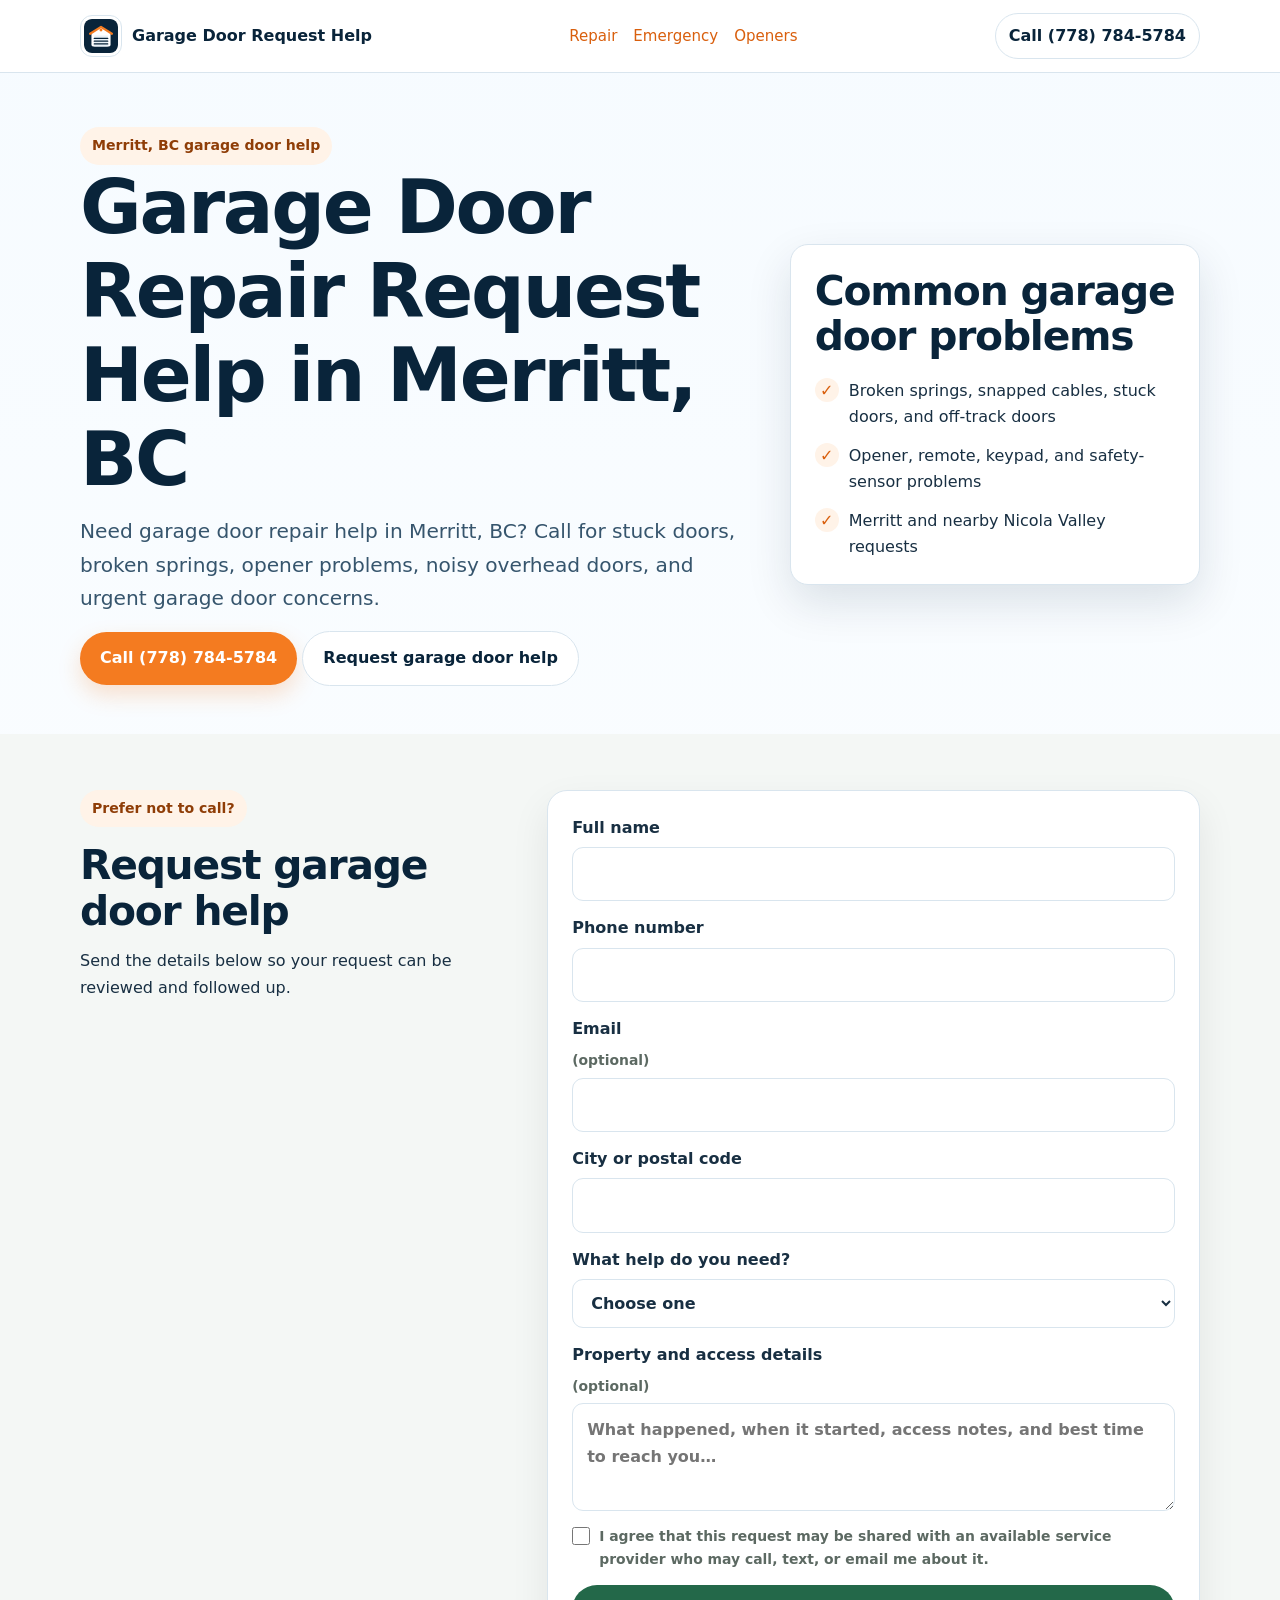
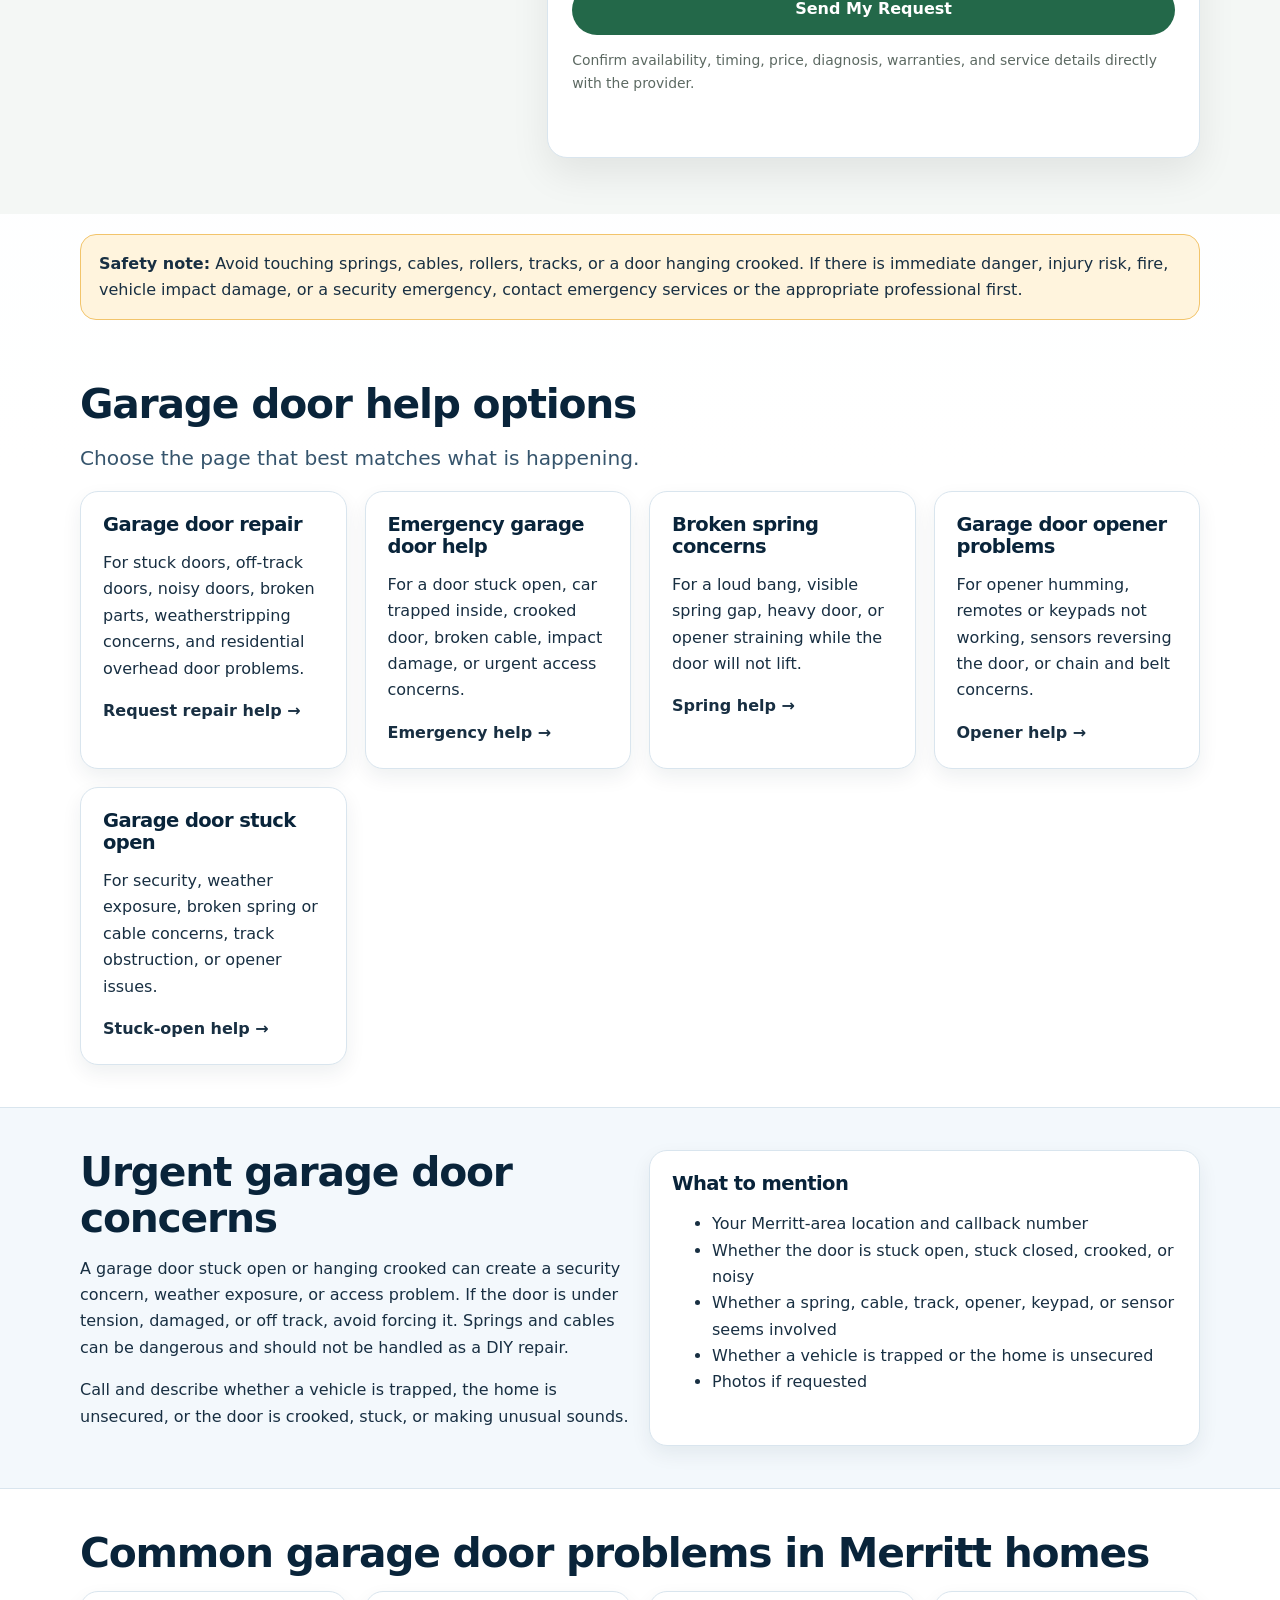
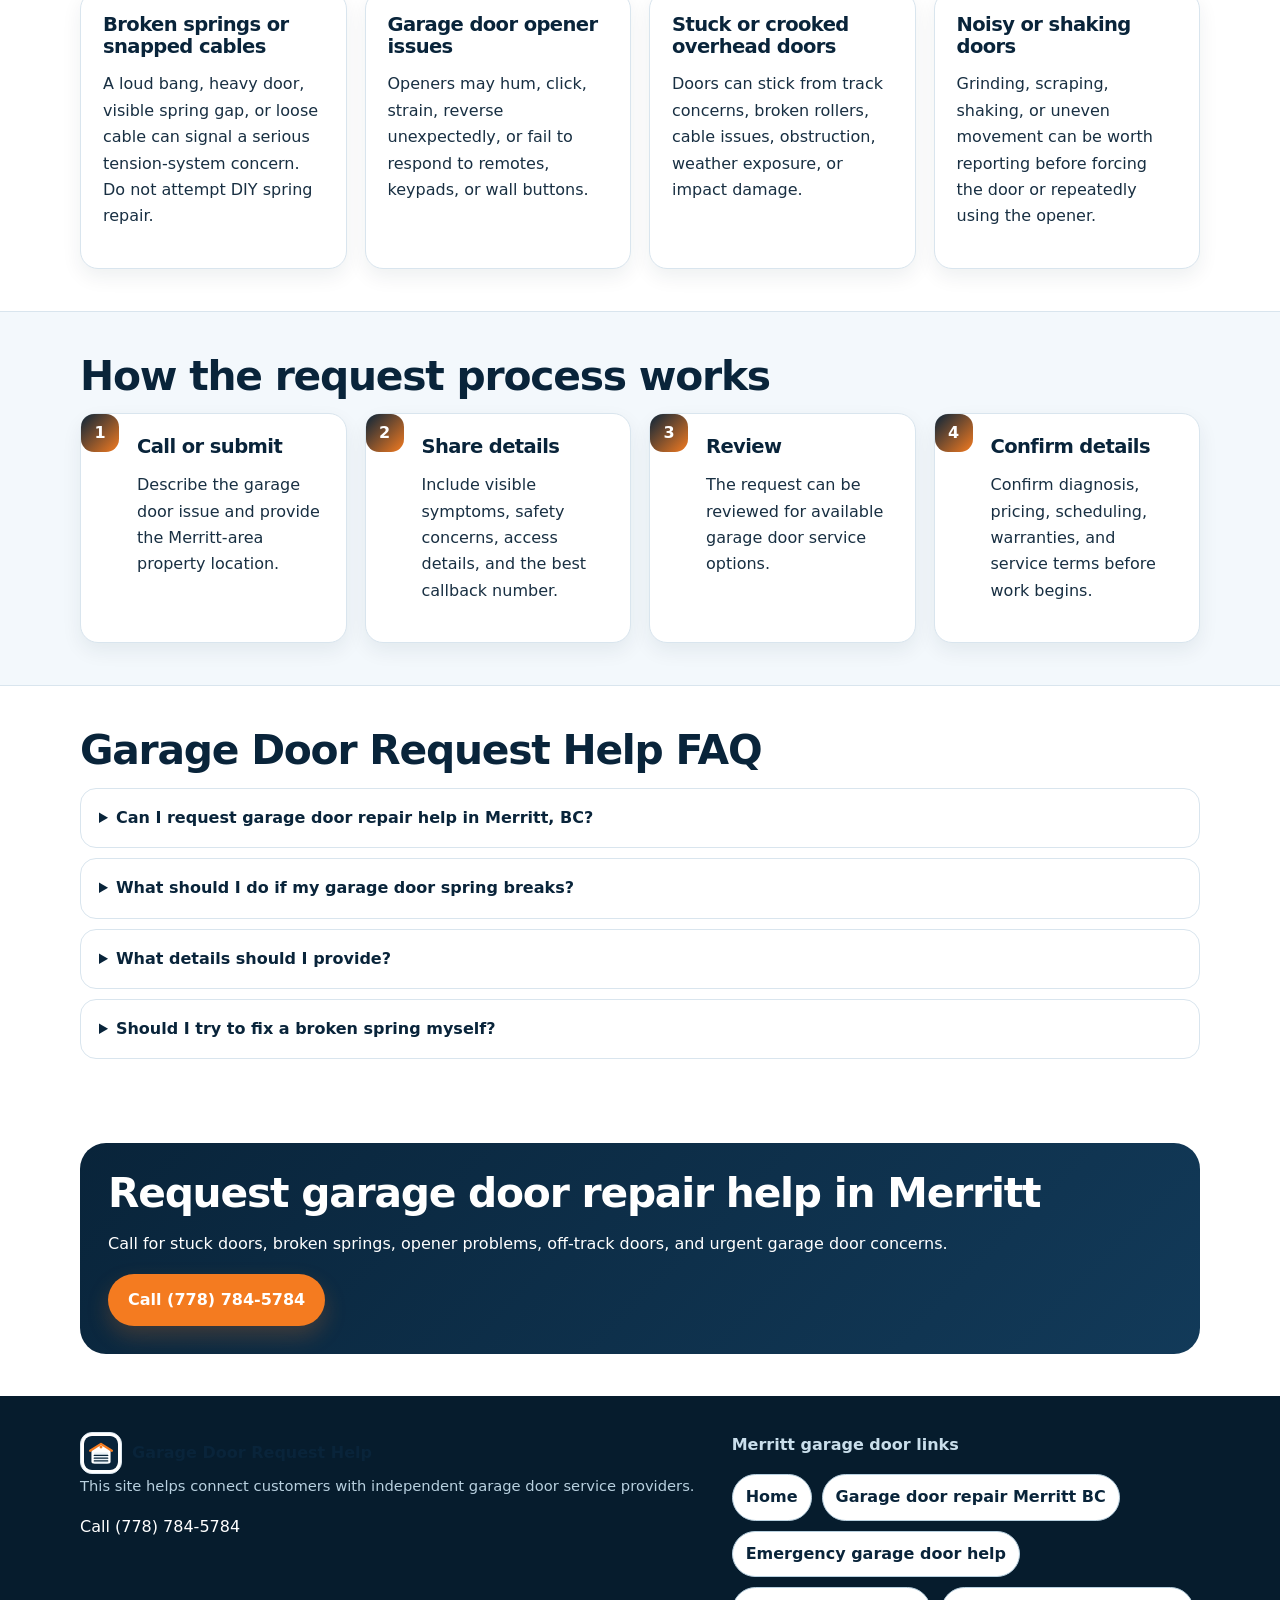
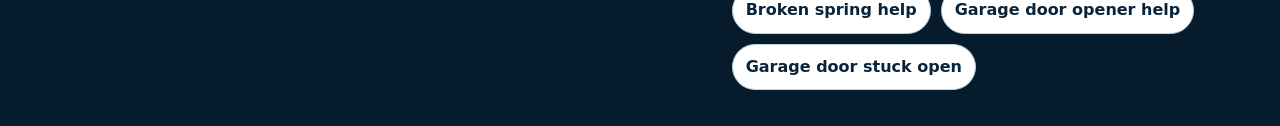
<file: index.html>
<!doctype html>
<html lang="en">
<head>
  <meta charset="utf-8">
  <meta name="viewport" content="width=device-width, initial-scale=1">
  <title>Garage Door Repair Request Help in Merritt, BC | Garage Door Request Help</title>
  <meta name="description" content="Need garage door repair help in Merritt, BC? Call for stuck doors, broken springs, opener problems, noisy doors, and urgent garage door concerns.">
  <link rel="canonical" href="https://www.garagedoorrequesthelp.com/">
  <link rel="icon" href="/assets/logo.svg" type="image/svg+xml">
  <link rel="stylesheet" href="/styles.css">
  <script type="application/ld+json">{"@context":"https://schema.org","@graph":[{"@type":"Service","name":"Garage door repair request help in Merritt, BC","provider":{"@type":"Organization","name":"Garage Door Request Help","telephone":"+17787845784"},"areaServed":{"@type":"City","name":"Merritt","addressRegion":"BC","addressCountry":"CA"},"description":"Garage door repair request help for stuck doors, broken springs, opener problems, noisy doors, and urgent concerns in Merritt, BC."},{"@type":"FAQPage","mainEntity":[{"@type":"Question","name":"Can I request garage door repair help in Merritt, BC?","acceptedAnswer":{"@type":"Answer","text":"Yes. Call or submit the form with your location, garage door problem, access details, and callback number."}},{"@type":"Question","name":"What should I do with a broken spring?","acceptedAnswer":{"@type":"Answer","text":"Do not touch or attempt to repair garage door springs or cables. Keep people and pets away from the door and request professional help."}},{"@type":"Question","name":"What details should I share?","acceptedAnswer":{"@type":"Answer","text":"Share whether the door is stuck open or closed, crooked, noisy, off track, affected by a spring or cable, or having opener or sensor problems."}}]}]}</script>
</head>
<body>
<header class="site-header"><div class="container nav"><a class="brand" href="/" aria-label="Garage Door Request Help home"><img class="brand-logo" src="/assets/logo.svg" alt="Garage Door Request Help logo"><span>Garage Door Request Help</span></a><nav class="nav-links" aria-label="Primary navigation"><a href="#request-form">Repair</a><a href="/emergency-garage-door-repair-merritt-bc/">Emergency</a><a href="/garage-door-opener-repair-merritt-bc/">Openers</a></nav><a class="phone-pill" href="tel:+17787845784">Call (778) 784-5784</a></div></header>
<main>
<section class="hero"><div class="container hero-grid"><div><span class="eyebrow">Merritt, BC garage door help</span><h1>Garage Door Repair Request Help in Merritt, BC</h1><p class="lead">Need garage door repair help in Merritt, BC? Call for stuck doors, broken springs, opener problems, noisy overhead doors, and urgent garage door concerns.</p><p><a class="btn" href="tel:+17787845784">Call (778) 784-5784</a> <a class="btn secondary" href="#request-form">Request garage door help</a></p></div><aside class="hero-card"><h2>Common garage door problems</h2><ul class="quick-list"><li><span class="check">✓</span><span>Broken springs, snapped cables, stuck doors, and off-track doors</span></li><li><span class="check">✓</span><span>Opener, remote, keypad, and safety-sensor problems</span></li><li><span class="check">✓</span><span>Merritt and nearby Nicola Valley requests</span></li></ul></aside></div></section>
<section class="lead-section" id="request-form"><div class="container lead-wrap"><div><p class="eyebrow">Prefer not to call?</p><h2>Request garage door help</h2><p>Send the details below so your request can be reviewed and followed up.</p></div><form class="lead-form" action="https://api.web3forms.com/submit" method="POST" data-lead-form><input type="hidden" name="access_key" value="5422f3d7-8a31-4ada-9975-c98e15fb661d"><input type="hidden" name="subject" value="New Garage Door Request Help lead"><input type="hidden" name="lead_source" value="GarageDoorRequestHelp.com homepage"><input class="botcheck" type="checkbox" name="botcheck" tabindex="-1" autocomplete="off" aria-hidden="true"><label>Full name<input type="text" name="name" autocomplete="name" required></label><label>Phone number<input type="tel" name="phone" autocomplete="tel" inputmode="tel" required></label><label>Email <span class="optional">(optional)</span><input type="email" name="email" autocomplete="email"></label><label>City or postal code<input type="text" name="city_or_postal_code" autocomplete="postal-code" required></label><label>What help do you need?<select name="garage_door_concern" required><option value="">Choose one</option><option>Door will not open or close</option><option>Broken spring or cable</option><option>Door is off track</option><option>Opener or remote problem</option><option>Noisy or uneven door</option><option>Not sure</option></select></label><label>Property and access details <span class="optional">(optional)</span><textarea name="details" rows="3" placeholder="What happened, when it started, access notes, and best time to reach you…"></textarea></label><label class="consent-label"><input type="checkbox" name="contact_consent" value="Yes" required><span>I agree that this request may be shared with an available service provider who may call, text, or email me about it.</span></label><button class="form-submit" type="submit">Send My Request</button><p class="form-note">Confirm availability, timing, price, diagnosis, warranties, and service details directly with the provider.</p><p class="form-status" data-form-status role="status" aria-live="polite"></p></form></div></section>
<section class="container"><div class="warning"><strong>Safety note:</strong> Avoid touching springs, cables, rollers, tracks, or a door hanging crooked. If there is immediate danger, injury risk, fire, vehicle impact damage, or a security emergency, contact emergency services or the appropriate professional first.</div></section>
<section class="section"><div class="container"><h2>Garage door help options</h2><p class="lead">Choose the page that best matches what is happening.</p><div class="grid cards"><article class="card"><a class="card-link" href="#request-form"><h3>Garage door repair</h3><p>For stuck doors, off-track doors, noisy doors, broken parts, weatherstripping concerns, and residential overhead door problems.</p><strong>Request repair help →</strong></a></article><article class="card"><a class="card-link" href="/emergency-garage-door-repair-merritt-bc/"><h3>Emergency garage door help</h3><p>For a door stuck open, car trapped inside, crooked door, broken cable, impact damage, or urgent access concerns.</p><strong>Emergency help →</strong></a></article><article class="card"><a class="card-link" href="/broken-garage-door-spring-merritt-bc/"><h3>Broken spring concerns</h3><p>For a loud bang, visible spring gap, heavy door, or opener straining while the door will not lift.</p><strong>Spring help →</strong></a></article><article class="card"><a class="card-link" href="/garage-door-opener-repair-merritt-bc/"><h3>Garage door opener problems</h3><p>For opener humming, remotes or keypads not working, sensors reversing the door, or chain and belt concerns.</p><strong>Opener help →</strong></a></article><article class="card"><a class="card-link" href="/garage-door-stuck-open-merritt-bc/"><h3>Garage door stuck open</h3><p>For security, weather exposure, broken spring or cable concerns, track obstruction, or opener issues.</p><strong>Stuck-open help →</strong></a></article></div></div></section>
<section class="section alt"><div class="container grid two-col"><div><h2>Urgent garage door concerns</h2><p>A garage door stuck open or hanging crooked can create a security concern, weather exposure, or access problem. If the door is under tension, damaged, or off track, avoid forcing it. Springs and cables can be dangerous and should not be handled as a DIY repair.</p><p>Call and describe whether a vehicle is trapped, the home is unsecured, or the door is crooked, stuck, or making unusual sounds.</p></div><div class="card"><h3>What to mention</h3><ul><li>Your Merritt-area location and callback number</li><li>Whether the door is stuck open, stuck closed, crooked, or noisy</li><li>Whether a spring, cable, track, opener, keypad, or sensor seems involved</li><li>Whether a vehicle is trapped or the home is unsecured</li><li>Photos if requested</li></ul></div></div></section>
<section class="section"><div class="container"><h2>Common garage door problems in Merritt homes</h2><div class="grid cards"><article class="card"><h3>Broken springs or snapped cables</h3><p>A loud bang, heavy door, visible spring gap, or loose cable can signal a serious tension-system concern. Do not attempt DIY spring repair.</p></article><article class="card"><h3>Garage door opener issues</h3><p>Openers may hum, click, strain, reverse unexpectedly, or fail to respond to remotes, keypads, or wall buttons.</p></article><article class="card"><h3>Stuck or crooked overhead doors</h3><p>Doors can stick from track concerns, broken rollers, cable issues, obstruction, weather exposure, or impact damage.</p></article><article class="card"><h3>Noisy or shaking doors</h3><p>Grinding, scraping, shaking, or uneven movement can be worth reporting before forcing the door or repeatedly using the opener.</p></article></div></div></section>
<section class="section alt"><div class="container"><h2>How the request process works</h2><div class="grid cards steps"><article class="card step"><h3>Call or submit</h3><p>Describe the garage door issue and provide the Merritt-area property location.</p></article><article class="card step"><h3>Share details</h3><p>Include visible symptoms, safety concerns, access details, and the best callback number.</p></article><article class="card step"><h3>Review</h3><p>The request can be reviewed for available garage door service options.</p></article><article class="card step"><h3>Confirm details</h3><p>Confirm diagnosis, pricing, scheduling, warranties, and service terms before work begins.</p></article></div></div></section>
<section class="section faq"><div class="container"><h2>Garage Door Request Help FAQ</h2><details><summary>Can I request garage door repair help in Merritt, BC?</summary><p>Yes. Call or submit the form with your location, garage door problem, access details, and callback number.</p></details><details><summary>What should I do if my garage door spring breaks?</summary><p>Keep away from the spring and cables, avoid forcing the door, and request professional help.</p></details><details><summary>What details should I provide?</summary><p>Mention whether the door is stuck open or closed, crooked, noisy, off track, or affected by the opener, sensors, spring, or cable.</p></details><details><summary>Should I try to fix a broken spring myself?</summary><p>No. Garage door springs and cables can cause serious injury.</p></details></div></section>
<section class="section"><div class="container cta-band"><h2>Request garage door repair help in Merritt</h2><p>Call for stuck doors, broken springs, opener problems, off-track doors, and urgent garage door concerns.</p><a class="btn" href="tel:+17787845784">Call (778) 784-5784</a></div></section>
</main>
<footer class="site-footer"><div class="container footer-grid"><div><div class="brand"><img class="brand-logo" src="/assets/logo.svg" alt="Garage Door Request Help logo"><span>Garage Door Request Help</span></div><p class="small">This site helps connect customers with independent garage door service providers.</p><p><a href="tel:+17787845784">Call (778) 784-5784</a></p></div><div><strong>Merritt garage door links</strong><div class="link-cloud"><a href="/">Home</a><a href="#request-form">Garage door repair Merritt BC</a><a href="/emergency-garage-door-repair-merritt-bc/">Emergency garage door help</a><a href="/broken-garage-door-spring-merritt-bc/">Broken spring help</a><a href="/garage-door-opener-repair-merritt-bc/">Garage door opener help</a><a href="/garage-door-stuck-open-merritt-bc/">Garage door stuck open</a></div></div></div></footer>
<script src="/script.js"></script></body>
</html>
</file>
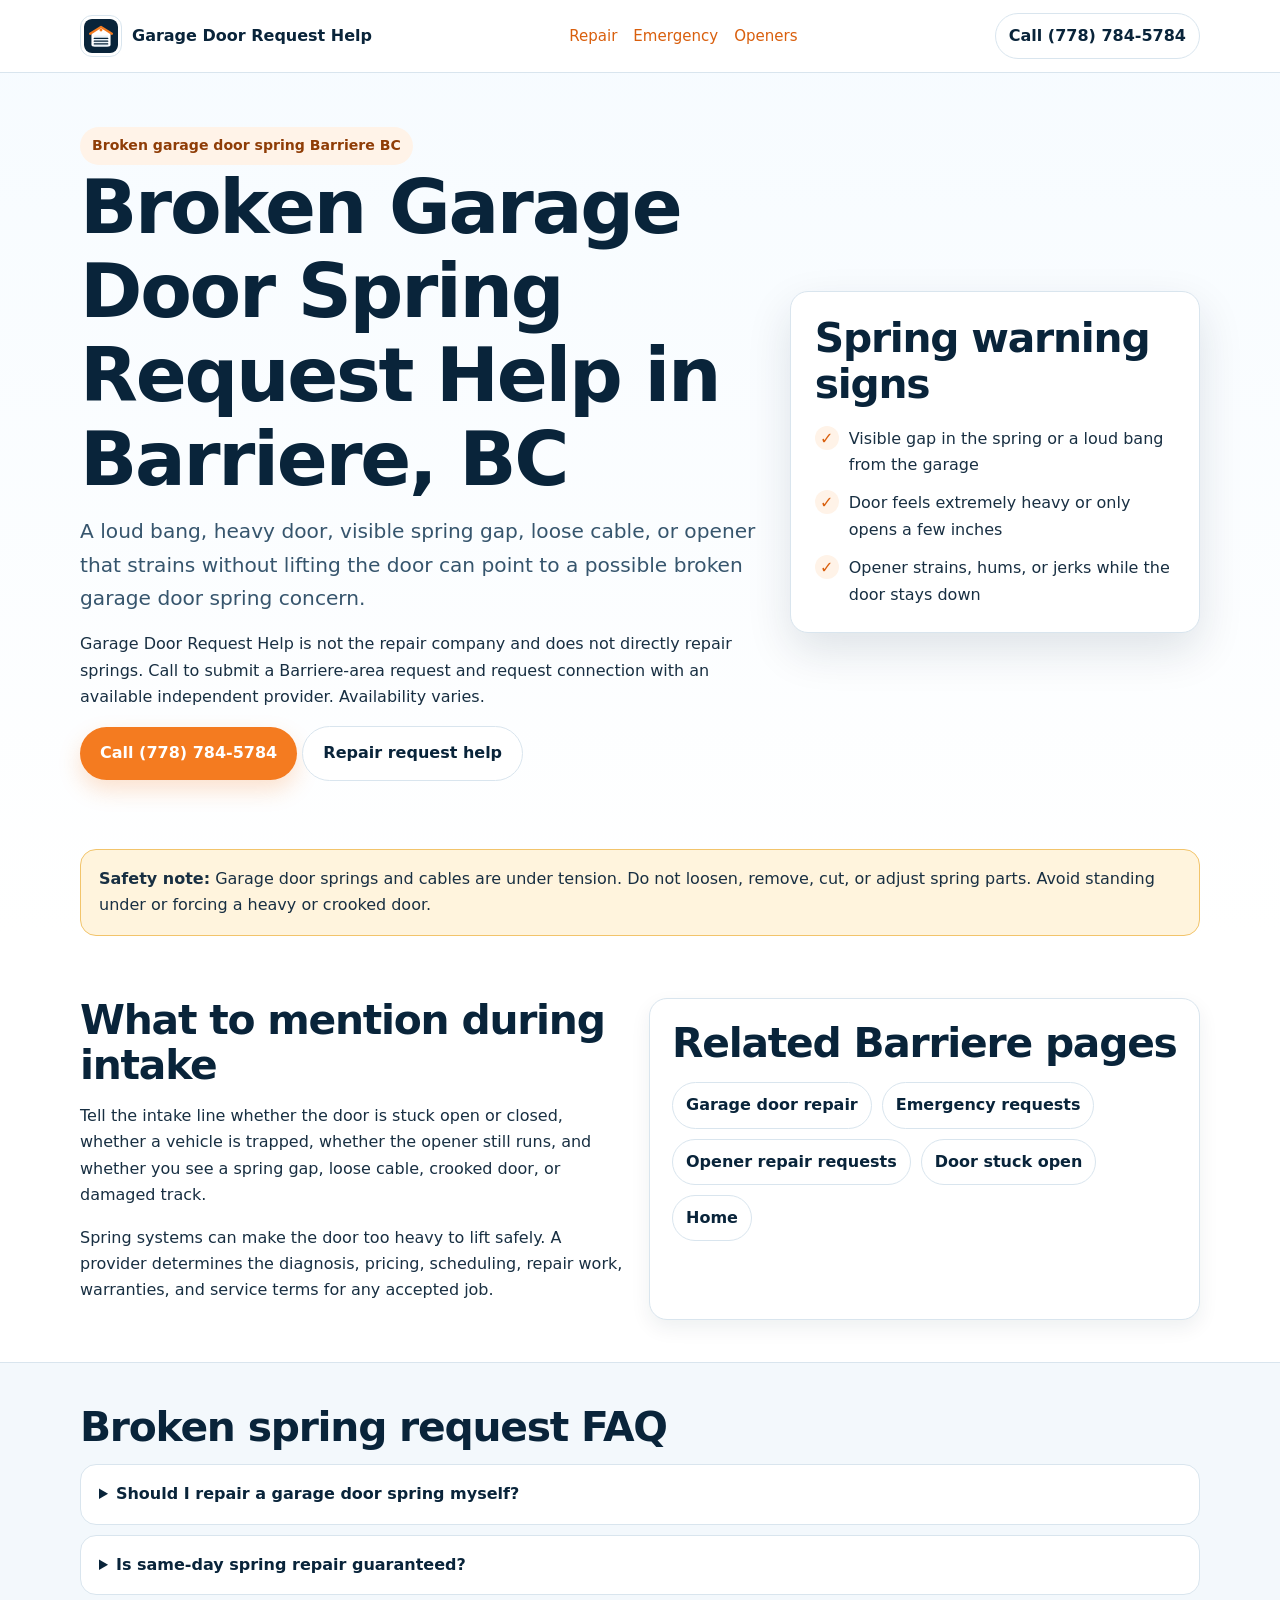
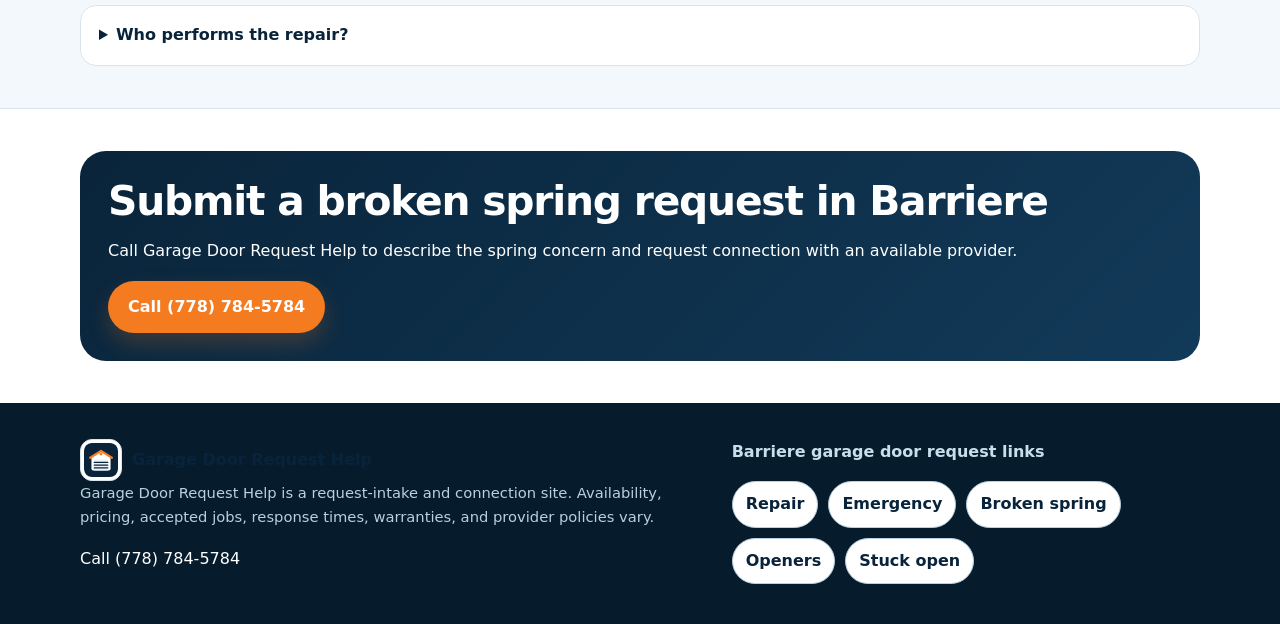
<file: broken-garage-door-spring-barriere-bc/index.html>
<!doctype html>
<html lang="en"><head><meta charset="utf-8"><meta name="viewport" content="width=device-width, initial-scale=1"><title>Broken Garage Door Spring Barriere BC | Garage Door Request Help</title><meta name="description" content="Request help for a possible broken garage door spring in Barriere, BC. Heavy door, loud bang, visible spring gap, or opener strain may indicate a spring concern. Availability varies."><link rel="canonical" href="https://www.garagedoorrequesthelp.com/broken-garage-door-spring-barriere-bc/"><link rel="icon" href="/assets/logo.svg" type="image/svg+xml"><link rel="stylesheet" href="/styles.css"></head><body><header class="site-header"><div class="container nav"><a class="brand" href="/"><img class="brand-logo" src="/assets/logo.svg" alt="Garage Door Request Help logo"><span>Garage Door Request Help</span></a><nav class="nav-links"><a href="/garage-door-repair-barriere-bc/">Repair</a><a href="/emergency-garage-door-repair-barriere-bc/">Emergency</a><a href="/garage-door-opener-repair-barriere-bc/">Openers</a></nav><a class="phone-pill" href="tel:+17787845784">Call (778) 784-5784</a></div></header><main><section class="hero"><div class="container hero-grid"><div><span class="eyebrow">Broken garage door spring Barriere BC</span><h1>Broken Garage Door Spring Request Help in Barriere, BC</h1><p class="lead">A loud bang, heavy door, visible spring gap, loose cable, or opener that strains without lifting the door can point to a possible broken garage door spring concern.</p><p>Garage Door Request Help is not the repair company and does not directly repair springs. Call to submit a Barriere-area request and request connection with an available independent provider. Availability varies.</p><p><a class="btn" href="tel:+17787845784">Call (778) 784-5784</a> <a class="btn secondary" href="/garage-door-repair-barriere-bc/">Repair request help</a></p></div><aside class="hero-card"><h2>Spring warning signs</h2><ul class="quick-list"><li><span class="check">✓</span><span>Visible gap in the spring or a loud bang from the garage</span></li><li><span class="check">✓</span><span>Door feels extremely heavy or only opens a few inches</span></li><li><span class="check">✓</span><span>Opener strains, hums, or jerks while the door stays down</span></li></ul></aside></div></section><section class="container"><div class="warning"><strong>Safety note:</strong> Garage door springs and cables are under tension. Do not loosen, remove, cut, or adjust spring parts. Avoid standing under or forcing a heavy or crooked door.</div></section><section class="section"><div class="container grid two-col"><article><h2>What to mention during intake</h2><p>Tell the intake line whether the door is stuck open or closed, whether a vehicle is trapped, whether the opener still runs, and whether you see a spring gap, loose cable, crooked door, or damaged track.</p><p>Spring systems can make the door too heavy to lift safely. A provider determines the diagnosis, pricing, scheduling, repair work, warranties, and service terms for any accepted job.</p></article><aside class="card"><h2>Related Barriere pages</h2><div class="link-cloud"><a href="/garage-door-repair-barriere-bc/">Garage door repair</a><a href="/emergency-garage-door-repair-barriere-bc/">Emergency requests</a><a href="/garage-door-opener-repair-barriere-bc/">Opener repair requests</a><a href="/garage-door-stuck-open-barriere-bc/">Door stuck open</a><a href="/">Home</a></div></aside></div></section><section class="section alt faq"><div class="container"><h2>Broken spring request FAQ</h2><details><summary>Should I repair a garage door spring myself?</summary><p>No. Springs and cables can be dangerous. Avoid DIY spring repair and request help from an available provider.</p></details><details><summary>Is same-day spring repair guaranteed?</summary><p>No. Same-day service, emergency availability, job acceptance, response times, and pricing are not guaranteed.</p></details><details><summary>Who performs the repair?</summary><p>An independent provider performs any accepted work. Garage Door Request Help is a request-intake and connection site.</p></details></div></section><section class="section"><div class="container cta-band"><h2>Submit a broken spring request in Barriere</h2><p>Call Garage Door Request Help to describe the spring concern and request connection with an available provider.</p><a class="btn" href="tel:+17787845784">Call (778) 784-5784</a></div></section></main><footer class="site-footer"><div class="container footer-grid"><div><div class="brand"><img class="brand-logo" src="/assets/logo.svg" alt="Garage Door Request Help logo"><span>Garage Door Request Help</span></div><p class="small">Garage Door Request Help is a request-intake and connection site. Availability, pricing, accepted jobs, response times, warranties, and provider policies vary.</p><p><a href="tel:+17787845784">Call (778) 784-5784</a></p></div><div><strong>Barriere garage door request links</strong><div class="link-cloud"><a href="/garage-door-repair-barriere-bc/">Repair</a><a href="/emergency-garage-door-repair-barriere-bc/">Emergency</a><a href="/broken-garage-door-spring-barriere-bc/">Broken spring</a><a href="/garage-door-opener-repair-barriere-bc/">Openers</a><a href="/garage-door-stuck-open-barriere-bc/">Stuck open</a></div></div></div></footer></body></html>
</file>
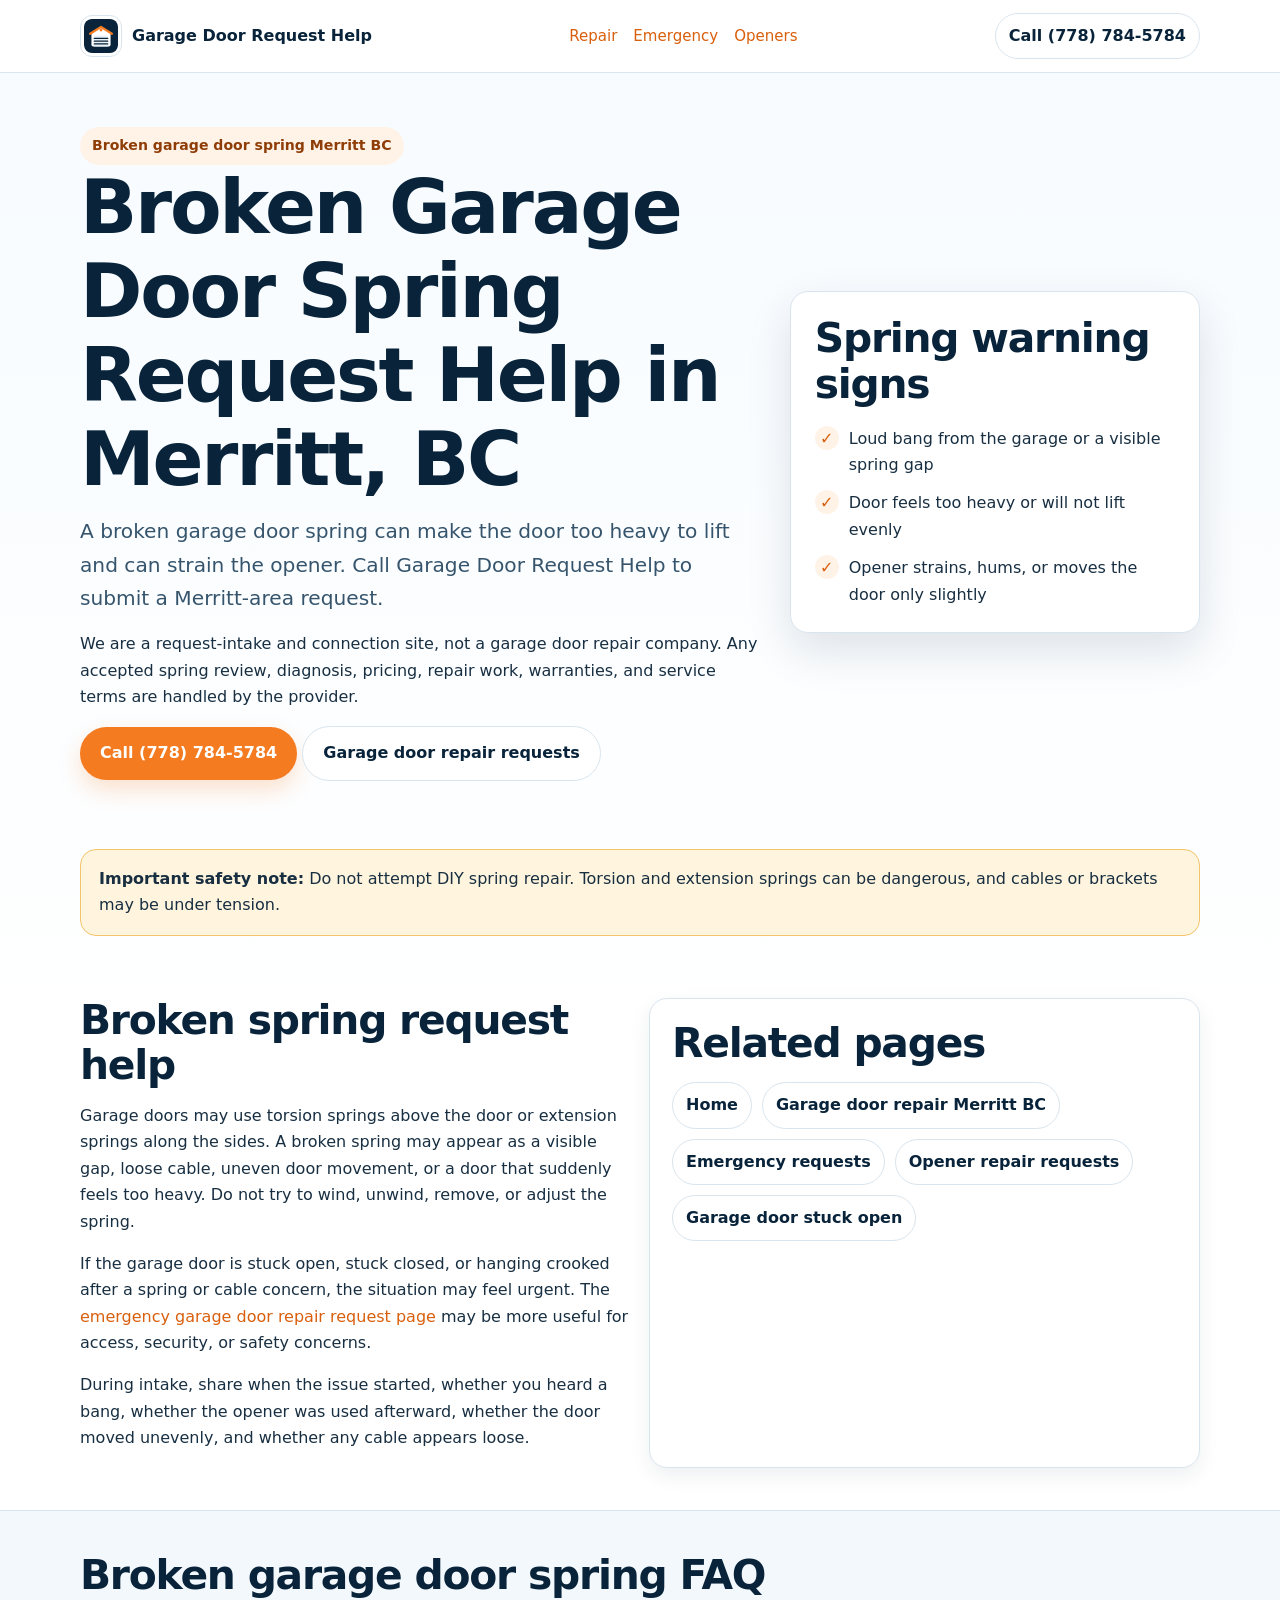
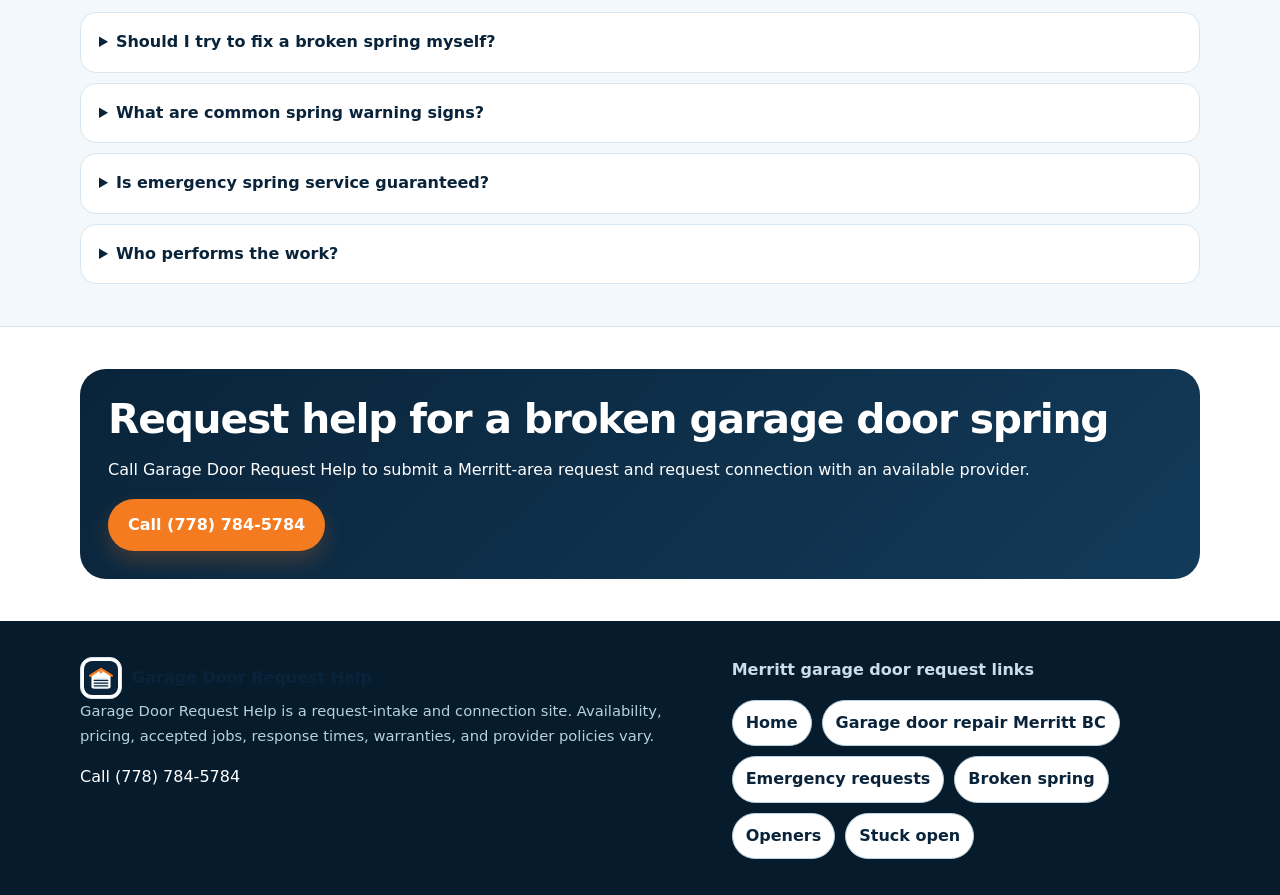
<file: broken-garage-door-spring-merritt-bc/index.html>
<!doctype html>
<html lang="en"><head><meta charset="utf-8"><meta name="viewport" content="width=device-width, initial-scale=1"><title>Broken Garage Door Spring Merritt BC | Garage Door Request Help</title><meta name="description" content="Broken garage door spring in Merritt, BC? Submit a request for help with loud bangs, heavy doors, visible spring gaps, or openers that strain but will not lift the door. Availability varies."><link rel="canonical" href="https://www.garagedoorrequesthelp.com/broken-garage-door-spring-merritt-bc/"><link rel="icon" href="/assets/logo.svg" type="image/svg+xml"><link rel="stylesheet" href="/styles.css"><script type="application/ld+json">{"@context":"https://schema.org","@graph":[{"@type":"BreadcrumbList","itemListElement":[{"@type":"ListItem","position":1,"name":"Home","item":"https://www.garagedoorrequesthelp.com/"},{"@type":"ListItem","position":2,"name":"Broken garage door spring Merritt BC","item":"https://www.garagedoorrequesthelp.com/broken-garage-door-spring-merritt-bc/"}]},{"@type":"FAQPage","mainEntity":[{"@type":"Question","name":"Should I try to fix a broken spring myself?","acceptedAnswer":{"@type":"Answer","text":"No. Garage door springs and cables can be dangerous. Avoid DIY spring repair and request help from an available independent provider."}},{"@type":"Question","name":"What are warning signs of a broken garage door spring?","acceptedAnswer":{"@type":"Answer","text":"Common warning signs include a loud bang, a visible spring gap, a door that feels too heavy, or an opener that strains but the door does not lift."}},{"@type":"Question","name":"Who performs spring repair work?","acceptedAnswer":{"@type":"Answer","text":"An independent provider performs any accepted work. Garage Door Request Help is a request-intake and connection site."}}]}]}</script></head><body><header class="site-header"><div class="container nav"><a class="brand" href="/"><img class="brand-logo" src="/assets/logo.svg" alt="Garage Door Request Help logo"><span>Garage Door Request Help</span></a><nav class="nav-links"><a href="/garage-door-repair-merritt-bc/">Repair</a><a href="/emergency-garage-door-repair-merritt-bc/">Emergency</a><a href="/garage-door-opener-repair-merritt-bc/">Openers</a></nav><a class="phone-pill" href="tel:+17787845784">Call (778) 784-5784</a></div></header><main><section class="hero"><div class="container hero-grid"><div><span class="eyebrow">Broken garage door spring Merritt BC</span><h1>Broken Garage Door Spring Request Help in Merritt, BC</h1><p class="lead">A broken garage door spring can make the door too heavy to lift and can strain the opener. Call Garage Door Request Help to submit a Merritt-area request.</p><p>We are a request-intake and connection site, not a garage door repair company. Any accepted spring review, diagnosis, pricing, repair work, warranties, and service terms are handled by the provider.</p><p><a class="btn" href="tel:+17787845784">Call (778) 784-5784</a> <a class="btn secondary" href="/garage-door-repair-merritt-bc/">Garage door repair requests</a></p></div><aside class="hero-card"><h2>Spring warning signs</h2><ul class="quick-list"><li><span class="check">✓</span><span>Loud bang from the garage or a visible spring gap</span></li><li><span class="check">✓</span><span>Door feels too heavy or will not lift evenly</span></li><li><span class="check">✓</span><span>Opener strains, hums, or moves the door only slightly</span></li></ul></aside></div></section><section class="container"><div class="warning"><strong>Important safety note:</strong> Do not attempt DIY spring repair. Torsion and extension springs can be dangerous, and cables or brackets may be under tension.</div></section><section class="section"><div class="container grid two-col"><article><h2>Broken spring request help</h2><p>Garage doors may use torsion springs above the door or extension springs along the sides. A broken spring may appear as a visible gap, loose cable, uneven door movement, or a door that suddenly feels too heavy. Do not try to wind, unwind, remove, or adjust the spring.</p><p>If the garage door is stuck open, stuck closed, or hanging crooked after a spring or cable concern, the situation may feel urgent. The <a href="/emergency-garage-door-repair-merritt-bc/">emergency garage door repair request page</a> may be more useful for access, security, or safety concerns.</p><p>During intake, share when the issue started, whether you heard a bang, whether the opener was used afterward, whether the door moved unevenly, and whether any cable appears loose.</p></article><aside class="card"><h2>Related pages</h2><div class="link-cloud"><a href="/">Home</a><a href="/garage-door-repair-merritt-bc/">Garage door repair Merritt BC</a><a href="/emergency-garage-door-repair-merritt-bc/">Emergency requests</a><a href="/garage-door-opener-repair-merritt-bc/">Opener repair requests</a><a href="/garage-door-stuck-open-merritt-bc/">Garage door stuck open</a></div></aside></div></section><section class="section alt faq"><div class="container"><h2>Broken garage door spring FAQ</h2><details><summary>Should I try to fix a broken spring myself?</summary><p>No. Garage door springs can be dangerous. Avoid DIY spring repair and request help from an available provider.</p></details><details><summary>What are common spring warning signs?</summary><p>A loud bang, visible spring gap, heavy door, crooked door, or opener that strains without lifting the door can be warning signs.</p></details><details><summary>Is emergency spring service guaranteed?</summary><p>No. Emergency availability, same-day service, accepted jobs, response times, pricing, and scheduling vary.</p></details><details><summary>Who performs the work?</summary><p>An independent provider performs any accepted work, not Garage Door Request Help.</p></details></div></section><section class="section"><div class="container cta-band"><h2>Request help for a broken garage door spring</h2><p>Call Garage Door Request Help to submit a Merritt-area request and request connection with an available provider.</p><a class="btn" href="tel:+17787845784">Call (778) 784-5784</a></div></section></main><footer class="site-footer"><div class="container footer-grid"><div><div class="brand"><img class="brand-logo" src="/assets/logo.svg" alt="Garage Door Request Help logo"><span>Garage Door Request Help</span></div><p class="small">Garage Door Request Help is a request-intake and connection site. Availability, pricing, accepted jobs, response times, warranties, and provider policies vary.</p><p><a href="tel:+17787845784">Call (778) 784-5784</a></p></div><div><strong>Merritt garage door request links</strong><div class="link-cloud"><a href="/">Home</a><a href="/garage-door-repair-merritt-bc/">Garage door repair Merritt BC</a><a href="/emergency-garage-door-repair-merritt-bc/">Emergency requests</a><a href="/broken-garage-door-spring-merritt-bc/">Broken spring</a><a href="/garage-door-opener-repair-merritt-bc/">Openers</a><a href="/garage-door-stuck-open-merritt-bc/">Stuck open</a></div></div></div></footer></body></html>
</file>
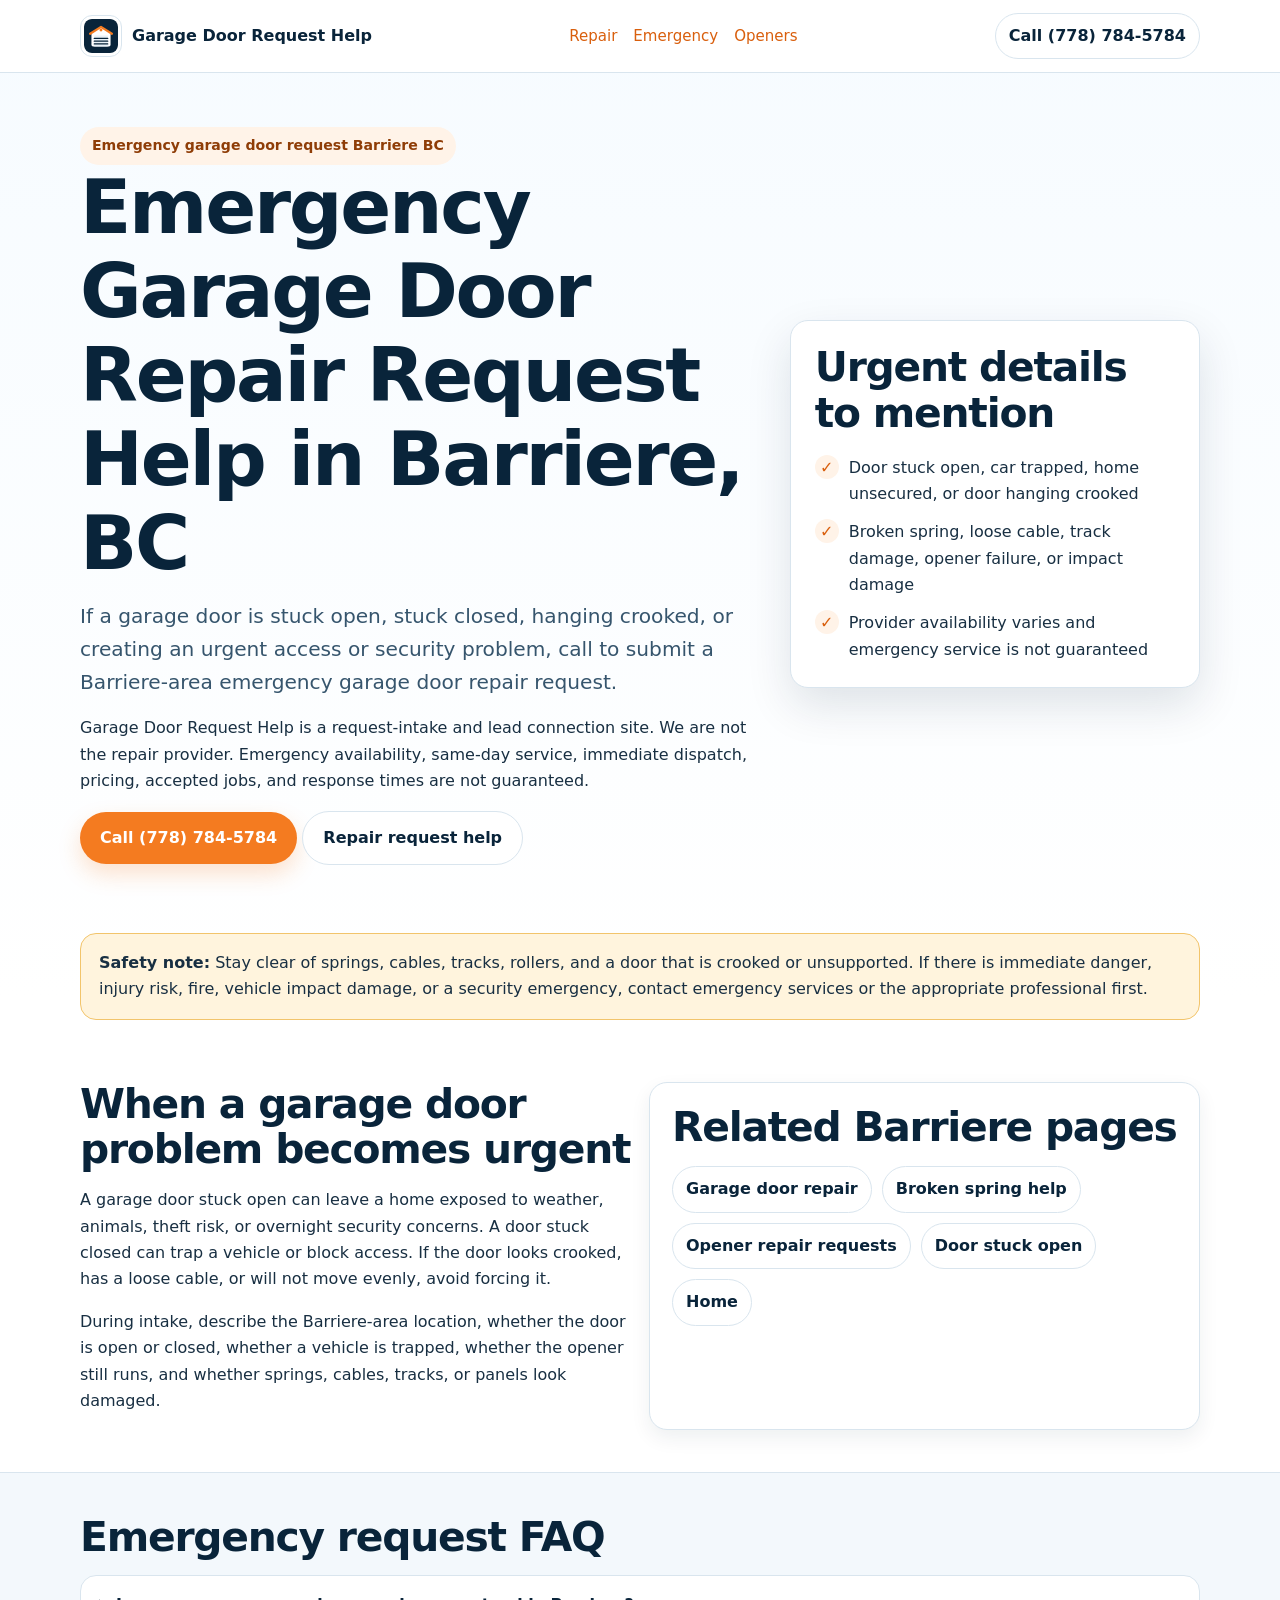
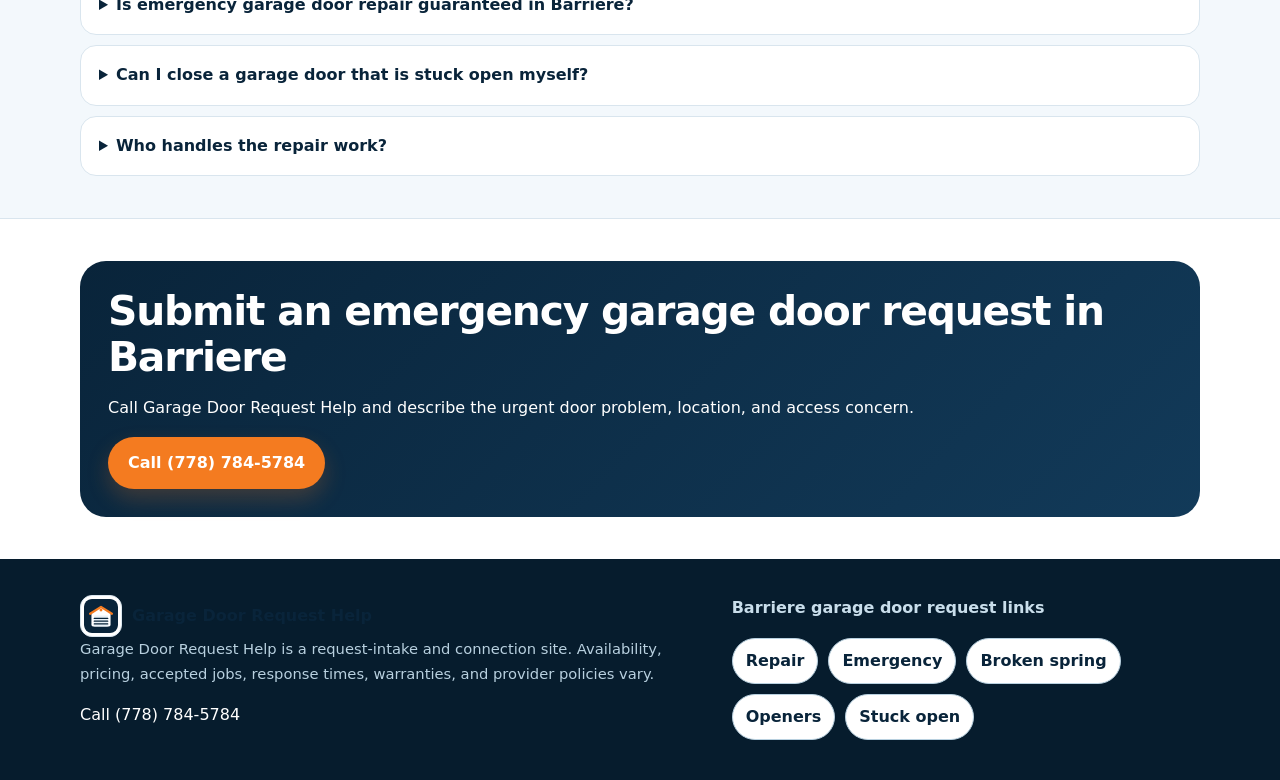
<file: emergency-garage-door-repair-barriere-bc/index.html>
<!doctype html>
<html lang="en"><head><meta charset="utf-8"><meta name="viewport" content="width=device-width, initial-scale=1"><title>Emergency Garage Door Repair Barriere BC | Garage Door Request Help</title><meta name="description" content="Request emergency garage door repair help in Barriere, BC for doors stuck open, crooked doors, broken cables, trapped vehicles, and urgent access concerns. Availability varies."><link rel="canonical" href="https://www.garagedoorrequesthelp.com/emergency-garage-door-repair-barriere-bc/"><link rel="icon" href="/assets/logo.svg" type="image/svg+xml"><link rel="stylesheet" href="/styles.css"></head><body><header class="site-header"><div class="container nav"><a class="brand" href="/"><img class="brand-logo" src="/assets/logo.svg" alt="Garage Door Request Help logo"><span>Garage Door Request Help</span></a><nav class="nav-links"><a href="/garage-door-repair-barriere-bc/">Repair</a><a href="/emergency-garage-door-repair-barriere-bc/">Emergency</a><a href="/garage-door-opener-repair-barriere-bc/">Openers</a></nav><a class="phone-pill" href="tel:+17787845784">Call (778) 784-5784</a></div></header><main><section class="hero"><div class="container hero-grid"><div><span class="eyebrow">Emergency garage door request Barriere BC</span><h1>Emergency Garage Door Repair Request Help in Barriere, BC</h1><p class="lead">If a garage door is stuck open, stuck closed, hanging crooked, or creating an urgent access or security problem, call to submit a Barriere-area emergency garage door repair request.</p><p>Garage Door Request Help is a request-intake and lead connection site. We are not the repair provider. Emergency availability, same-day service, immediate dispatch, pricing, accepted jobs, and response times are not guaranteed.</p><p><a class="btn" href="tel:+17787845784">Call (778) 784-5784</a> <a class="btn secondary" href="/garage-door-repair-barriere-bc/">Repair request help</a></p></div><aside class="hero-card"><h2>Urgent details to mention</h2><ul class="quick-list"><li><span class="check">✓</span><span>Door stuck open, car trapped, home unsecured, or door hanging crooked</span></li><li><span class="check">✓</span><span>Broken spring, loose cable, track damage, opener failure, or impact damage</span></li><li><span class="check">✓</span><span>Provider availability varies and emergency service is not guaranteed</span></li></ul></aside></div></section><section class="container"><div class="warning"><strong>Safety note:</strong> Stay clear of springs, cables, tracks, rollers, and a door that is crooked or unsupported. If there is immediate danger, injury risk, fire, vehicle impact damage, or a security emergency, contact emergency services or the appropriate professional first.</div></section><section class="section"><div class="container grid two-col"><article><h2>When a garage door problem becomes urgent</h2><p>A garage door stuck open can leave a home exposed to weather, animals, theft risk, or overnight security concerns. A door stuck closed can trap a vehicle or block access. If the door looks crooked, has a loose cable, or will not move evenly, avoid forcing it.</p><p>During intake, describe the Barriere-area location, whether the door is open or closed, whether a vehicle is trapped, whether the opener still runs, and whether springs, cables, tracks, or panels look damaged.</p></article><aside class="card"><h2>Related Barriere pages</h2><div class="link-cloud"><a href="/garage-door-repair-barriere-bc/">Garage door repair</a><a href="/broken-garage-door-spring-barriere-bc/">Broken spring help</a><a href="/garage-door-opener-repair-barriere-bc/">Opener repair requests</a><a href="/garage-door-stuck-open-barriere-bc/">Door stuck open</a><a href="/">Home</a></div></aside></div></section><section class="section alt faq"><div class="container"><h2>Emergency request FAQ</h2><details><summary>Is emergency garage door repair guaranteed in Barriere?</summary><p>No. Emergency availability, same-day service, job acceptance, response times, and pricing are not guaranteed.</p></details><details><summary>Can I close a garage door that is stuck open myself?</summary><p>Do not force it if springs, cables, tracks, or panels look damaged. A heavy or crooked door can be dangerous.</p></details><details><summary>Who handles the repair work?</summary><p>An independent provider handles diagnosis, pricing, scheduling, repair work, warranties, and service terms for any accepted job.</p></details></div></section><section class="section"><div class="container cta-band"><h2>Submit an emergency garage door request in Barriere</h2><p>Call Garage Door Request Help and describe the urgent door problem, location, and access concern.</p><a class="btn" href="tel:+17787845784">Call (778) 784-5784</a></div></section></main><footer class="site-footer"><div class="container footer-grid"><div><div class="brand"><img class="brand-logo" src="/assets/logo.svg" alt="Garage Door Request Help logo"><span>Garage Door Request Help</span></div><p class="small">Garage Door Request Help is a request-intake and connection site. Availability, pricing, accepted jobs, response times, warranties, and provider policies vary.</p><p><a href="tel:+17787845784">Call (778) 784-5784</a></p></div><div><strong>Barriere garage door request links</strong><div class="link-cloud"><a href="/garage-door-repair-barriere-bc/">Repair</a><a href="/emergency-garage-door-repair-barriere-bc/">Emergency</a><a href="/broken-garage-door-spring-barriere-bc/">Broken spring</a><a href="/garage-door-opener-repair-barriere-bc/">Openers</a><a href="/garage-door-stuck-open-barriere-bc/">Stuck open</a></div></div></div></footer></body></html>
</file>
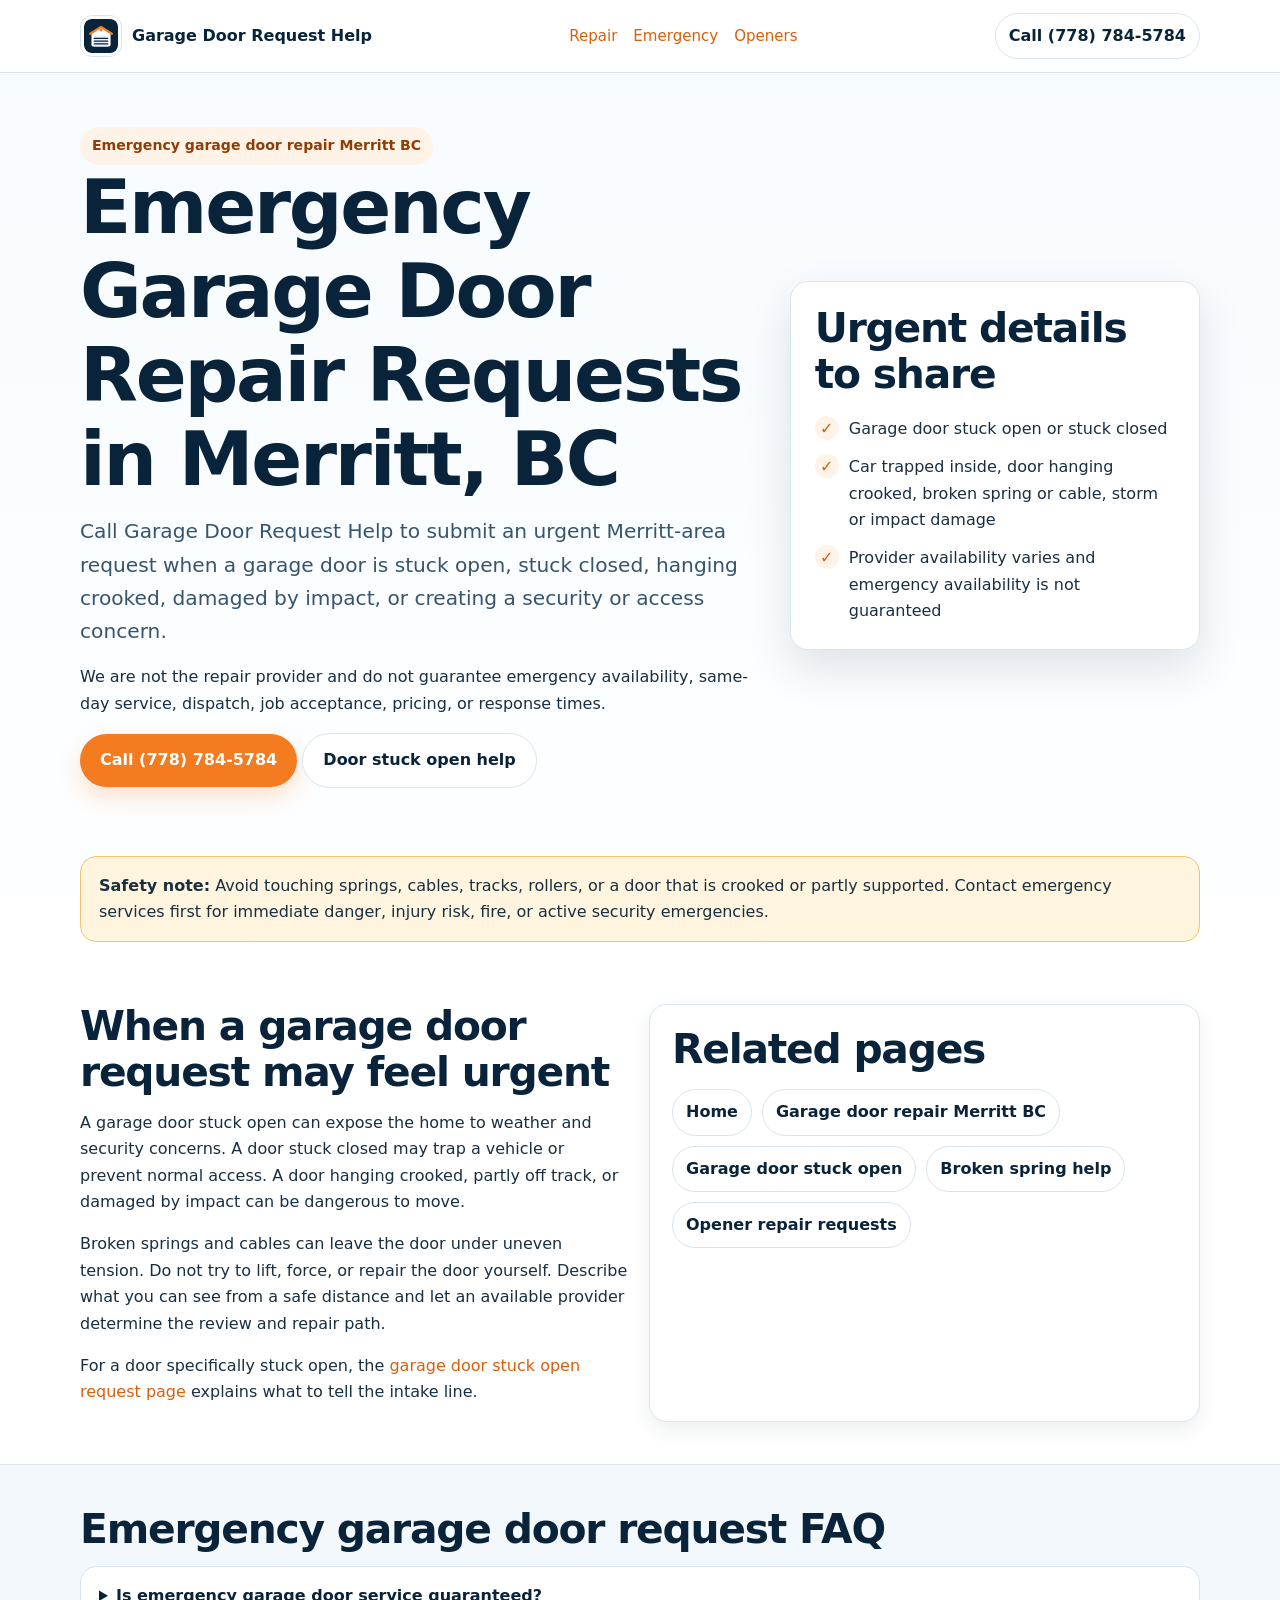
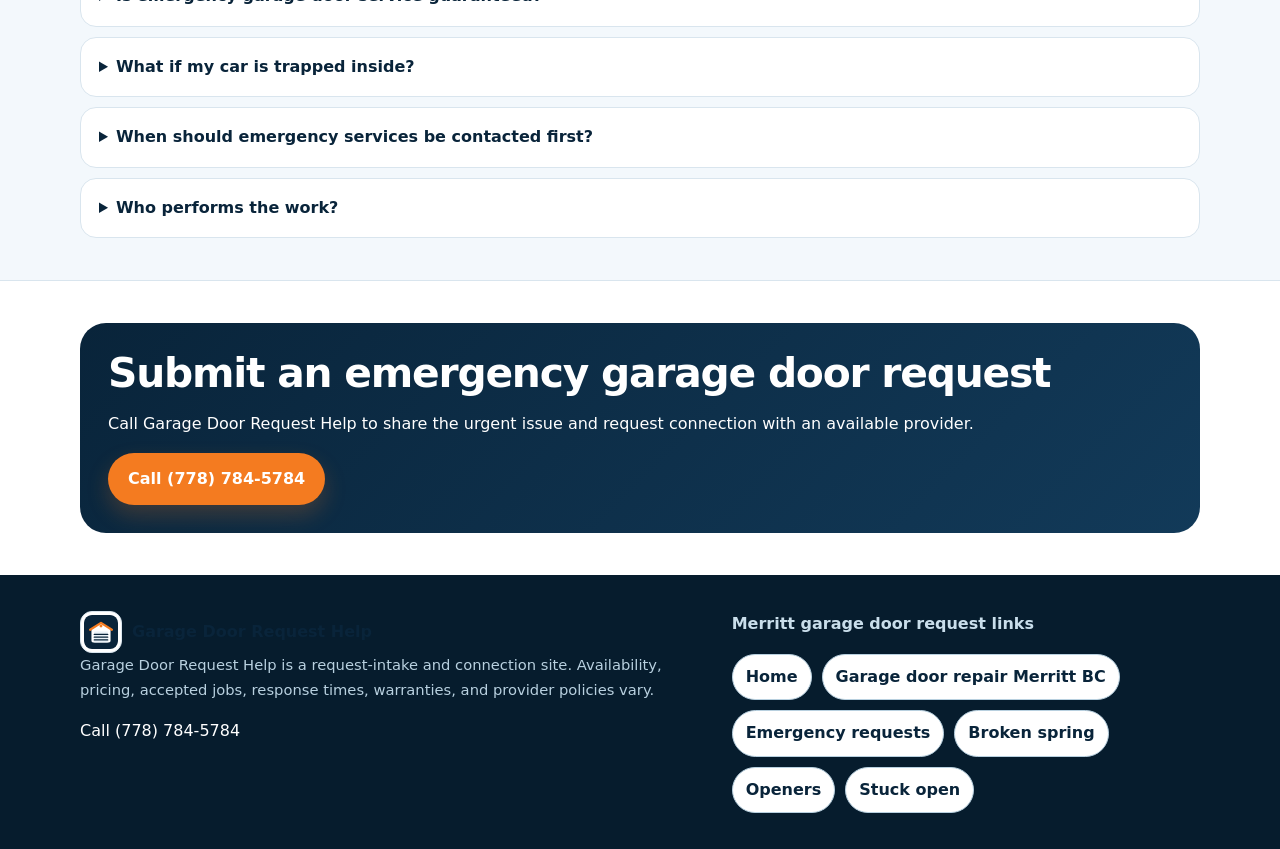
<file: emergency-garage-door-repair-merritt-bc/index.html>
<!doctype html>
<html lang="en"><head><meta charset="utf-8"><meta name="viewport" content="width=device-width, initial-scale=1"><title>Emergency Garage Door Repair Merritt BC | Garage Door Request Help</title><meta name="description" content="Submit an emergency garage door repair request in Merritt, BC for a stuck open door, car trapped inside, crooked door, broken spring or cable, or impact damage. Availability varies."><link rel="canonical" href="https://www.garagedoorrequesthelp.com/emergency-garage-door-repair-merritt-bc/"><link rel="icon" href="/assets/logo.svg" type="image/svg+xml"><link rel="stylesheet" href="/styles.css"><script type="application/ld+json">{"@context":"https://schema.org","@graph":[{"@type":"BreadcrumbList","itemListElement":[{"@type":"ListItem","position":1,"name":"Home","item":"https://www.garagedoorrequesthelp.com/"},{"@type":"ListItem","position":2,"name":"Emergency garage door repair Merritt BC","item":"https://www.garagedoorrequesthelp.com/emergency-garage-door-repair-merritt-bc/"}]},{"@type":"Service","name":"Emergency garage door repair request help in Merritt, BC","provider":{"@type":"Organization","name":"Garage Door Request Help","telephone":"+17787845784"},"areaServed":{"@type":"City","name":"Merritt","addressRegion":"BC","addressCountry":"CA"},"description":"Request-intake help for urgent garage door repair requests. Emergency availability is not guaranteed and provider terms vary."},{"@type":"FAQPage","mainEntity":[{"@type":"Question","name":"Is emergency garage door service guaranteed?","acceptedAnswer":{"@type":"Answer","text":"No. Emergency availability, same-day service, immediate dispatch, accepted jobs, and response times are not guaranteed."}},{"@type":"Question","name":"What should I do if the door is hanging crooked?","acceptedAnswer":{"@type":"Answer","text":"Avoid touching or forcing the door. If there is immediate danger, contact emergency services or the appropriate professional first."}},{"@type":"Question","name":"Who performs emergency garage door work?","acceptedAnswer":{"@type":"Answer","text":"An independent provider performs any accepted work. Garage Door Request Help is a request-intake and connection site."}}]}]}</script></head><body><header class="site-header"><div class="container nav"><a class="brand" href="/"><img class="brand-logo" src="/assets/logo.svg" alt="Garage Door Request Help logo"><span>Garage Door Request Help</span></a><nav class="nav-links"><a href="/garage-door-repair-merritt-bc/">Repair</a><a href="/emergency-garage-door-repair-merritt-bc/">Emergency</a><a href="/garage-door-opener-repair-merritt-bc/">Openers</a></nav><a class="phone-pill" href="tel:+17787845784">Call (778) 784-5784</a></div></header><main><section class="hero"><div class="container hero-grid"><div><span class="eyebrow">Emergency garage door repair Merritt BC</span><h1>Emergency Garage Door Repair Requests in Merritt, BC</h1><p class="lead">Call Garage Door Request Help to submit an urgent Merritt-area request when a garage door is stuck open, stuck closed, hanging crooked, damaged by impact, or creating a security or access concern.</p><p>We are not the repair provider and do not guarantee emergency availability, same-day service, dispatch, job acceptance, pricing, or response times.</p><p><a class="btn" href="tel:+17787845784">Call (778) 784-5784</a> <a class="btn secondary" href="/garage-door-stuck-open-merritt-bc/">Door stuck open help</a></p></div><aside class="hero-card"><h2>Urgent details to share</h2><ul class="quick-list"><li><span class="check">✓</span><span>Garage door stuck open or stuck closed</span></li><li><span class="check">✓</span><span>Car trapped inside, door hanging crooked, broken spring or cable, storm or impact damage</span></li><li><span class="check">✓</span><span>Provider availability varies and emergency availability is not guaranteed</span></li></ul></aside></div></section><section class="container"><div class="warning"><strong>Safety note:</strong> Avoid touching springs, cables, tracks, rollers, or a door that is crooked or partly supported. Contact emergency services first for immediate danger, injury risk, fire, or active security emergencies.</div></section><section class="section"><div class="container grid two-col"><article><h2>When a garage door request may feel urgent</h2><p>A garage door stuck open can expose the home to weather and security concerns. A door stuck closed may trap a vehicle or prevent normal access. A door hanging crooked, partly off track, or damaged by impact can be dangerous to move.</p><p>Broken springs and cables can leave the door under uneven tension. Do not try to lift, force, or repair the door yourself. Describe what you can see from a safe distance and let an available provider determine the review and repair path.</p><p>For a door specifically stuck open, the <a href="/garage-door-stuck-open-merritt-bc/">garage door stuck open request page</a> explains what to tell the intake line.</p></article><aside class="card"><h2>Related pages</h2><div class="link-cloud"><a href="/">Home</a><a href="/garage-door-repair-merritt-bc/">Garage door repair Merritt BC</a><a href="/garage-door-stuck-open-merritt-bc/">Garage door stuck open</a><a href="/broken-garage-door-spring-merritt-bc/">Broken spring help</a><a href="/garage-door-opener-repair-merritt-bc/">Opener repair requests</a></div></aside></div></section><section class="section alt faq"><div class="container"><h2>Emergency garage door request FAQ</h2><details><summary>Is emergency garage door service guaranteed?</summary><p>No. Emergency availability, response times, accepted jobs, and scheduling vary by provider.</p></details><details><summary>What if my car is trapped inside?</summary><p>Call and describe the access issue. Avoid forcing the door, especially if a spring, cable, or track may be damaged.</p></details><details><summary>When should emergency services be contacted first?</summary><p>Contact emergency services first for immediate danger, injury, fire, active break-in, or other urgent safety issues.</p></details><details><summary>Who performs the work?</summary><p>An independent provider performs any accepted work. Garage Door Request Help does not directly repair garage doors.</p></details></div></section><section class="section"><div class="container cta-band"><h2>Submit an emergency garage door request</h2><p>Call Garage Door Request Help to share the urgent issue and request connection with an available provider.</p><a class="btn" href="tel:+17787845784">Call (778) 784-5784</a></div></section></main><footer class="site-footer"><div class="container footer-grid"><div><div class="brand"><img class="brand-logo" src="/assets/logo.svg" alt="Garage Door Request Help logo"><span>Garage Door Request Help</span></div><p class="small">Garage Door Request Help is a request-intake and connection site. Availability, pricing, accepted jobs, response times, warranties, and provider policies vary.</p><p><a href="tel:+17787845784">Call (778) 784-5784</a></p></div><div><strong>Merritt garage door request links</strong><div class="link-cloud"><a href="/">Home</a><a href="/garage-door-repair-merritt-bc/">Garage door repair Merritt BC</a><a href="/emergency-garage-door-repair-merritt-bc/">Emergency requests</a><a href="/broken-garage-door-spring-merritt-bc/">Broken spring</a><a href="/garage-door-opener-repair-merritt-bc/">Openers</a><a href="/garage-door-stuck-open-merritt-bc/">Stuck open</a></div></div></div></footer></body></html>
</file>
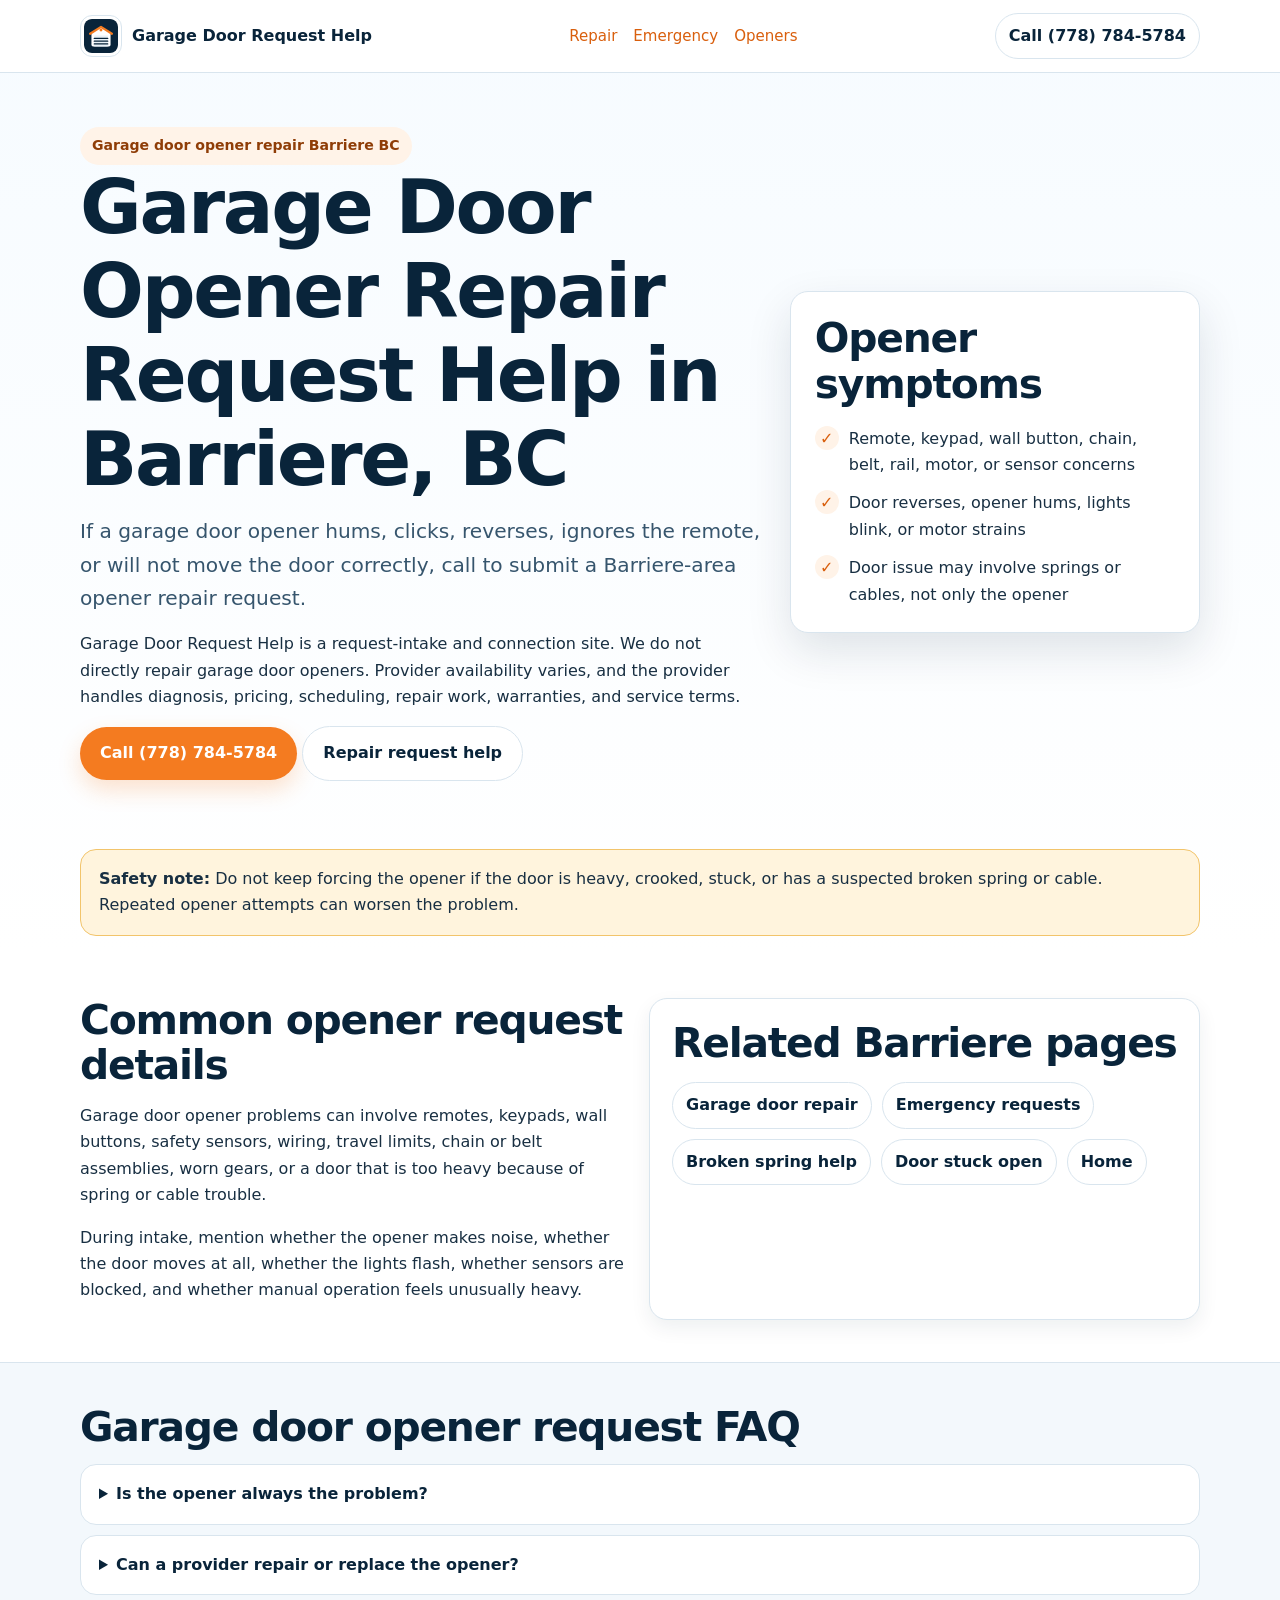
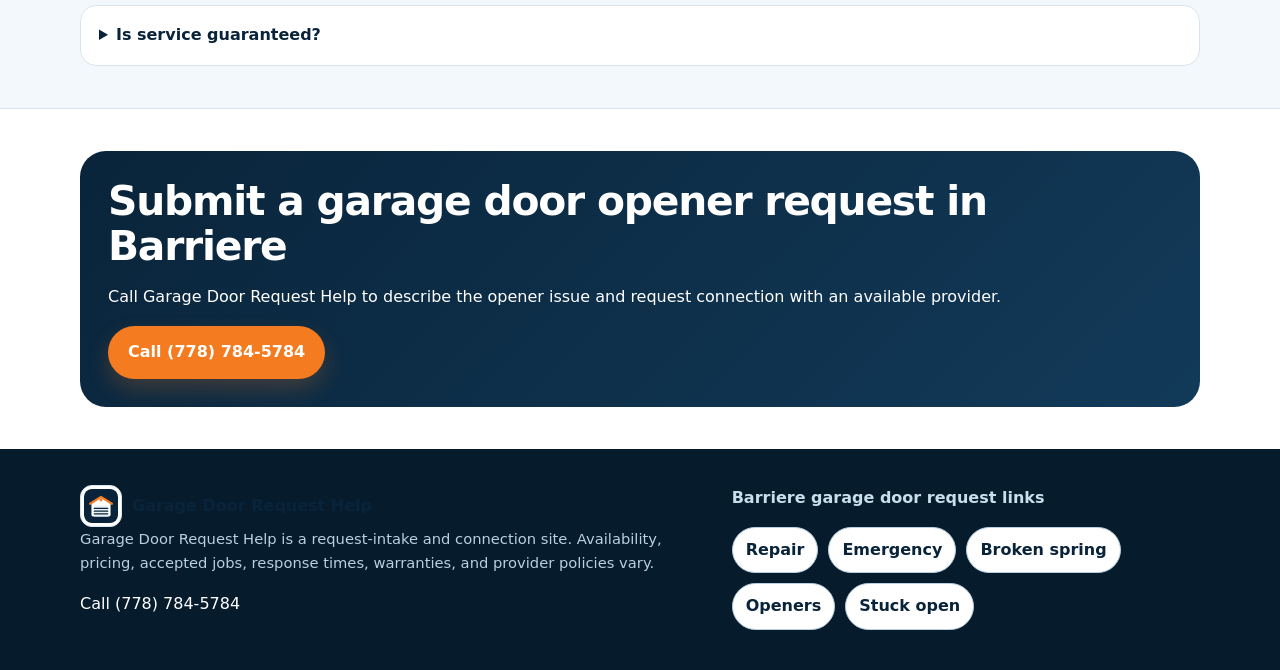
<file: garage-door-opener-repair-barriere-bc/index.html>
<!doctype html>
<html lang="en"><head><meta charset="utf-8"><meta name="viewport" content="width=device-width, initial-scale=1"><title>Garage Door Opener Repair Barriere BC | Garage Door Request Help</title><meta name="description" content="Request garage door opener repair help in Barriere, BC for remotes, keypads, sensors, humming openers, reversing doors, chain or belt concerns, and opener problems. Availability varies."><link rel="canonical" href="https://www.garagedoorrequesthelp.com/garage-door-opener-repair-barriere-bc/"><link rel="icon" href="/assets/logo.svg" type="image/svg+xml"><link rel="stylesheet" href="/styles.css"></head><body><header class="site-header"><div class="container nav"><a class="brand" href="/"><img class="brand-logo" src="/assets/logo.svg" alt="Garage Door Request Help logo"><span>Garage Door Request Help</span></a><nav class="nav-links"><a href="/garage-door-repair-barriere-bc/">Repair</a><a href="/emergency-garage-door-repair-barriere-bc/">Emergency</a><a href="/garage-door-opener-repair-barriere-bc/">Openers</a></nav><a class="phone-pill" href="tel:+17787845784">Call (778) 784-5784</a></div></header><main><section class="hero"><div class="container hero-grid"><div><span class="eyebrow">Garage door opener repair Barriere BC</span><h1>Garage Door Opener Repair Request Help in Barriere, BC</h1><p class="lead">If a garage door opener hums, clicks, reverses, ignores the remote, or will not move the door correctly, call to submit a Barriere-area opener repair request.</p><p>Garage Door Request Help is a request-intake and connection site. We do not directly repair garage door openers. Provider availability varies, and the provider handles diagnosis, pricing, scheduling, repair work, warranties, and service terms.</p><p><a class="btn" href="tel:+17787845784">Call (778) 784-5784</a> <a class="btn secondary" href="/garage-door-repair-barriere-bc/">Repair request help</a></p></div><aside class="hero-card"><h2>Opener symptoms</h2><ul class="quick-list"><li><span class="check">✓</span><span>Remote, keypad, wall button, chain, belt, rail, motor, or sensor concerns</span></li><li><span class="check">✓</span><span>Door reverses, opener hums, lights blink, or motor strains</span></li><li><span class="check">✓</span><span>Door issue may involve springs or cables, not only the opener</span></li></ul></aside></div></section><section class="container"><div class="warning"><strong>Safety note:</strong> Do not keep forcing the opener if the door is heavy, crooked, stuck, or has a suspected broken spring or cable. Repeated opener attempts can worsen the problem.</div></section><section class="section"><div class="container grid two-col"><article><h2>Common opener request details</h2><p>Garage door opener problems can involve remotes, keypads, wall buttons, safety sensors, wiring, travel limits, chain or belt assemblies, worn gears, or a door that is too heavy because of spring or cable trouble.</p><p>During intake, mention whether the opener makes noise, whether the door moves at all, whether the lights flash, whether sensors are blocked, and whether manual operation feels unusually heavy.</p></article><aside class="card"><h2>Related Barriere pages</h2><div class="link-cloud"><a href="/garage-door-repair-barriere-bc/">Garage door repair</a><a href="/emergency-garage-door-repair-barriere-bc/">Emergency requests</a><a href="/broken-garage-door-spring-barriere-bc/">Broken spring help</a><a href="/garage-door-stuck-open-barriere-bc/">Door stuck open</a><a href="/">Home</a></div></aside></div></section><section class="section alt faq"><div class="container"><h2>Garage door opener request FAQ</h2><details><summary>Is the opener always the problem?</summary><p>No. Sometimes the opener is reacting to a heavy door, spring issue, cable problem, obstruction, or sensor concern.</p></details><details><summary>Can a provider repair or replace the opener?</summary><p>The independent provider handles diagnosis, repair recommendations, pricing, replacement options, warranties, and service terms for any accepted job.</p></details><details><summary>Is service guaranteed?</summary><p>No. Provider availability, same-day service, accepted jobs, response times, and pricing are not guaranteed.</p></details></div></section><section class="section"><div class="container cta-band"><h2>Submit a garage door opener request in Barriere</h2><p>Call Garage Door Request Help to describe the opener issue and request connection with an available provider.</p><a class="btn" href="tel:+17787845784">Call (778) 784-5784</a></div></section></main><footer class="site-footer"><div class="container footer-grid"><div><div class="brand"><img class="brand-logo" src="/assets/logo.svg" alt="Garage Door Request Help logo"><span>Garage Door Request Help</span></div><p class="small">Garage Door Request Help is a request-intake and connection site. Availability, pricing, accepted jobs, response times, warranties, and provider policies vary.</p><p><a href="tel:+17787845784">Call (778) 784-5784</a></p></div><div><strong>Barriere garage door request links</strong><div class="link-cloud"><a href="/garage-door-repair-barriere-bc/">Repair</a><a href="/emergency-garage-door-repair-barriere-bc/">Emergency</a><a href="/broken-garage-door-spring-barriere-bc/">Broken spring</a><a href="/garage-door-opener-repair-barriere-bc/">Openers</a><a href="/garage-door-stuck-open-barriere-bc/">Stuck open</a></div></div></div></footer></body></html>
</file>
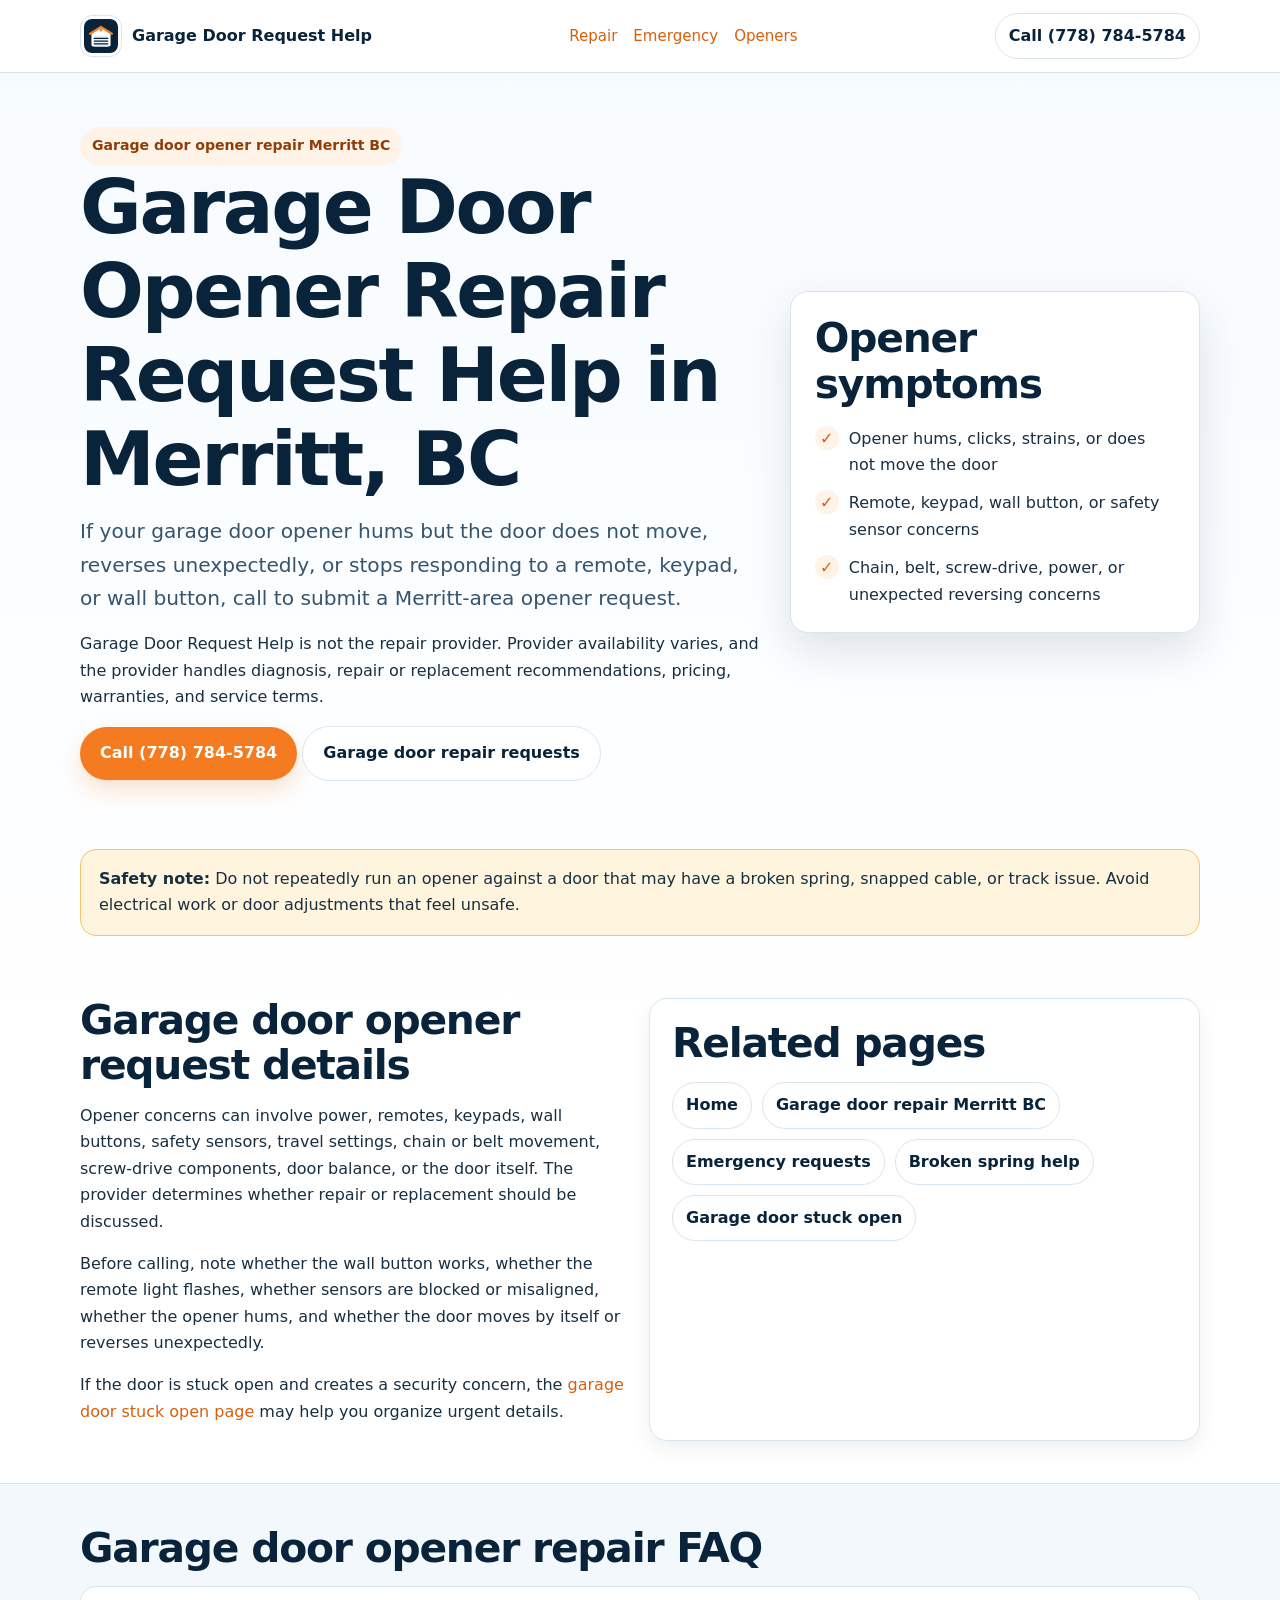
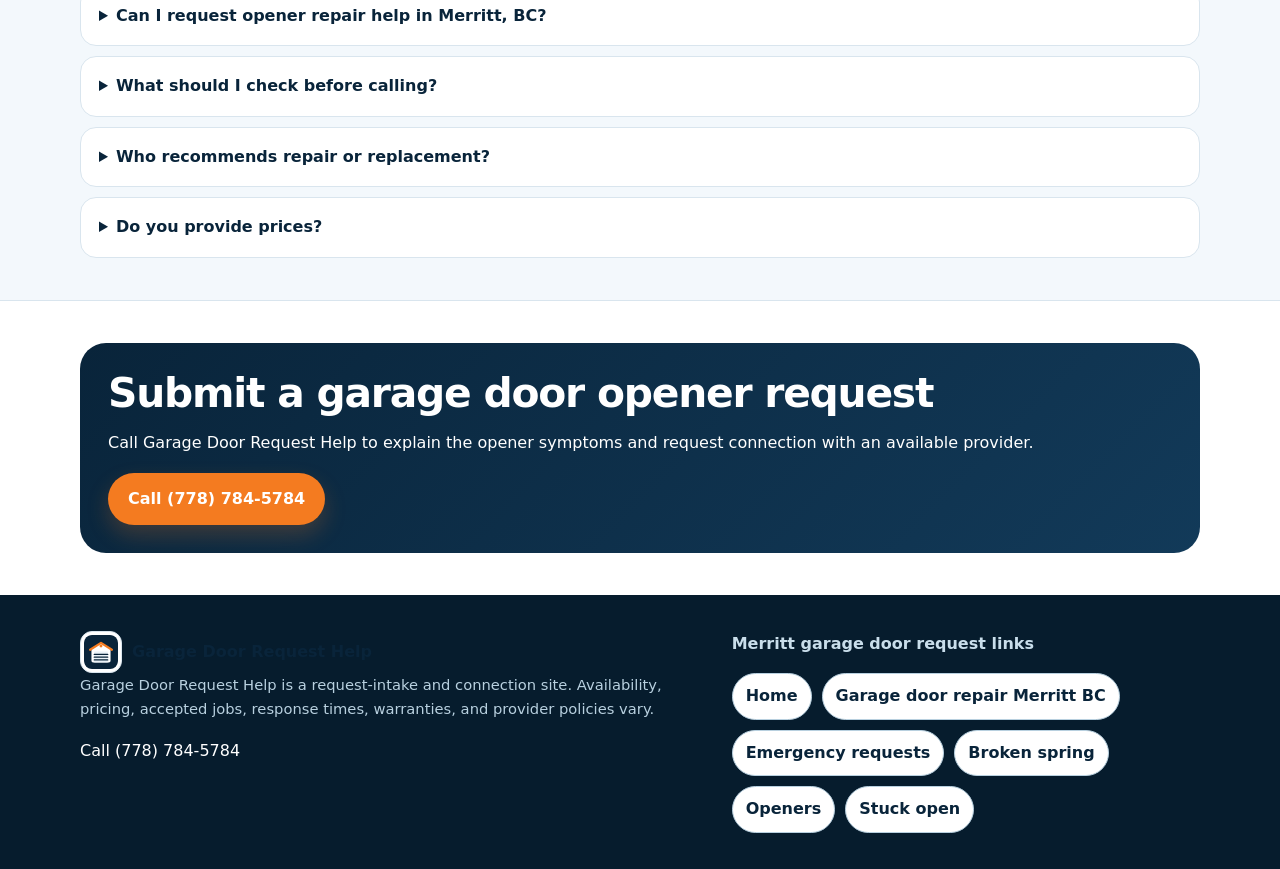
<file: garage-door-opener-repair-merritt-bc/index.html>
<!doctype html>
<html lang="en"><head><meta charset="utf-8"><meta name="viewport" content="width=device-width, initial-scale=1"><title>Garage Door Opener Repair Merritt BC | Garage Door Request Help</title><meta name="description" content="Garage door opener repair request help in Merritt, BC for openers that hum, remotes or keypads that fail, sensor issues, chain or belt concerns, and doors that reverse unexpectedly. Availability varies."><link rel="canonical" href="https://www.garagedoorrequesthelp.com/garage-door-opener-repair-merritt-bc/"><link rel="icon" href="/assets/logo.svg" type="image/svg+xml"><link rel="stylesheet" href="/styles.css"><script type="application/ld+json">{"@context":"https://schema.org","@graph":[{"@type":"BreadcrumbList","itemListElement":[{"@type":"ListItem","position":1,"name":"Home","item":"https://www.garagedoorrequesthelp.com/"},{"@type":"ListItem","position":2,"name":"Garage door opener repair Merritt BC","item":"https://www.garagedoorrequesthelp.com/garage-door-opener-repair-merritt-bc/"}]},{"@type":"FAQPage","mainEntity":[{"@type":"Question","name":"Can I request garage door opener repair help in Merritt, BC?","acceptedAnswer":{"@type":"Answer","text":"Yes. You can submit an opener repair request and request connection with an available independent provider. Availability varies."}},{"@type":"Question","name":"Who decides repair or replacement?","acceptedAnswer":{"@type":"Answer","text":"The provider handles diagnosis, repair or replacement recommendations, pricing, warranties, and service terms."}},{"@type":"Question","name":"Do you provide repair prices?","acceptedAnswer":{"@type":"Answer","text":"No. Pricing is handled by the provider that reviews or accepts the request."}}]}]}</script></head><body><header class="site-header"><div class="container nav"><a class="brand" href="/"><img class="brand-logo" src="/assets/logo.svg" alt="Garage Door Request Help logo"><span>Garage Door Request Help</span></a><nav class="nav-links"><a href="/garage-door-repair-merritt-bc/">Repair</a><a href="/emergency-garage-door-repair-merritt-bc/">Emergency</a><a href="/garage-door-opener-repair-merritt-bc/">Openers</a></nav><a class="phone-pill" href="tel:+17787845784">Call (778) 784-5784</a></div></header><main><section class="hero"><div class="container hero-grid"><div><span class="eyebrow">Garage door opener repair Merritt BC</span><h1>Garage Door Opener Repair Request Help in Merritt, BC</h1><p class="lead">If your garage door opener hums but the door does not move, reverses unexpectedly, or stops responding to a remote, keypad, or wall button, call to submit a Merritt-area opener request.</p><p>Garage Door Request Help is not the repair provider. Provider availability varies, and the provider handles diagnosis, repair or replacement recommendations, pricing, warranties, and service terms.</p><p><a class="btn" href="tel:+17787845784">Call (778) 784-5784</a> <a class="btn secondary" href="/garage-door-repair-merritt-bc/">Garage door repair requests</a></p></div><aside class="hero-card"><h2>Opener symptoms</h2><ul class="quick-list"><li><span class="check">✓</span><span>Opener hums, clicks, strains, or does not move the door</span></li><li><span class="check">✓</span><span>Remote, keypad, wall button, or safety sensor concerns</span></li><li><span class="check">✓</span><span>Chain, belt, screw-drive, power, or unexpected reversing concerns</span></li></ul></aside></div></section><section class="container"><div class="warning"><strong>Safety note:</strong> Do not repeatedly run an opener against a door that may have a broken spring, snapped cable, or track issue. Avoid electrical work or door adjustments that feel unsafe.</div></section><section class="section"><div class="container grid two-col"><article><h2>Garage door opener request details</h2><p>Opener concerns can involve power, remotes, keypads, wall buttons, safety sensors, travel settings, chain or belt movement, screw-drive components, door balance, or the door itself. The provider determines whether repair or replacement should be discussed.</p><p>Before calling, note whether the wall button works, whether the remote light flashes, whether sensors are blocked or misaligned, whether the opener hums, and whether the door moves by itself or reverses unexpectedly.</p><p>If the door is stuck open and creates a security concern, the <a href="/garage-door-stuck-open-merritt-bc/">garage door stuck open page</a> may help you organize urgent details.</p></article><aside class="card"><h2>Related pages</h2><div class="link-cloud"><a href="/">Home</a><a href="/garage-door-repair-merritt-bc/">Garage door repair Merritt BC</a><a href="/emergency-garage-door-repair-merritt-bc/">Emergency requests</a><a href="/broken-garage-door-spring-merritt-bc/">Broken spring help</a><a href="/garage-door-stuck-open-merritt-bc/">Garage door stuck open</a></div></aside></div></section><section class="section alt faq"><div class="container"><h2>Garage door opener repair FAQ</h2><details><summary>Can I request opener repair help in Merritt, BC?</summary><p>Yes. Call to submit an opener request and request connection with an available independent provider.</p></details><details><summary>What should I check before calling?</summary><p>If safe, note whether the wall button, remote, keypad, safety sensors, power, and opener lights behave differently than normal.</p></details><details><summary>Who recommends repair or replacement?</summary><p>The provider handles diagnosis, repair or replacement recommendations, pricing, warranties, and service terms.</p></details><details><summary>Do you provide prices?</summary><p>No. Pricing is handled by the provider.</p></details></div></section><section class="section"><div class="container cta-band"><h2>Submit a garage door opener request</h2><p>Call Garage Door Request Help to explain the opener symptoms and request connection with an available provider.</p><a class="btn" href="tel:+17787845784">Call (778) 784-5784</a></div></section></main><footer class="site-footer"><div class="container footer-grid"><div><div class="brand"><img class="brand-logo" src="/assets/logo.svg" alt="Garage Door Request Help logo"><span>Garage Door Request Help</span></div><p class="small">Garage Door Request Help is a request-intake and connection site. Availability, pricing, accepted jobs, response times, warranties, and provider policies vary.</p><p><a href="tel:+17787845784">Call (778) 784-5784</a></p></div><div><strong>Merritt garage door request links</strong><div class="link-cloud"><a href="/">Home</a><a href="/garage-door-repair-merritt-bc/">Garage door repair Merritt BC</a><a href="/emergency-garage-door-repair-merritt-bc/">Emergency requests</a><a href="/broken-garage-door-spring-merritt-bc/">Broken spring</a><a href="/garage-door-opener-repair-merritt-bc/">Openers</a><a href="/garage-door-stuck-open-merritt-bc/">Stuck open</a></div></div></div></footer></body></html>
</file>
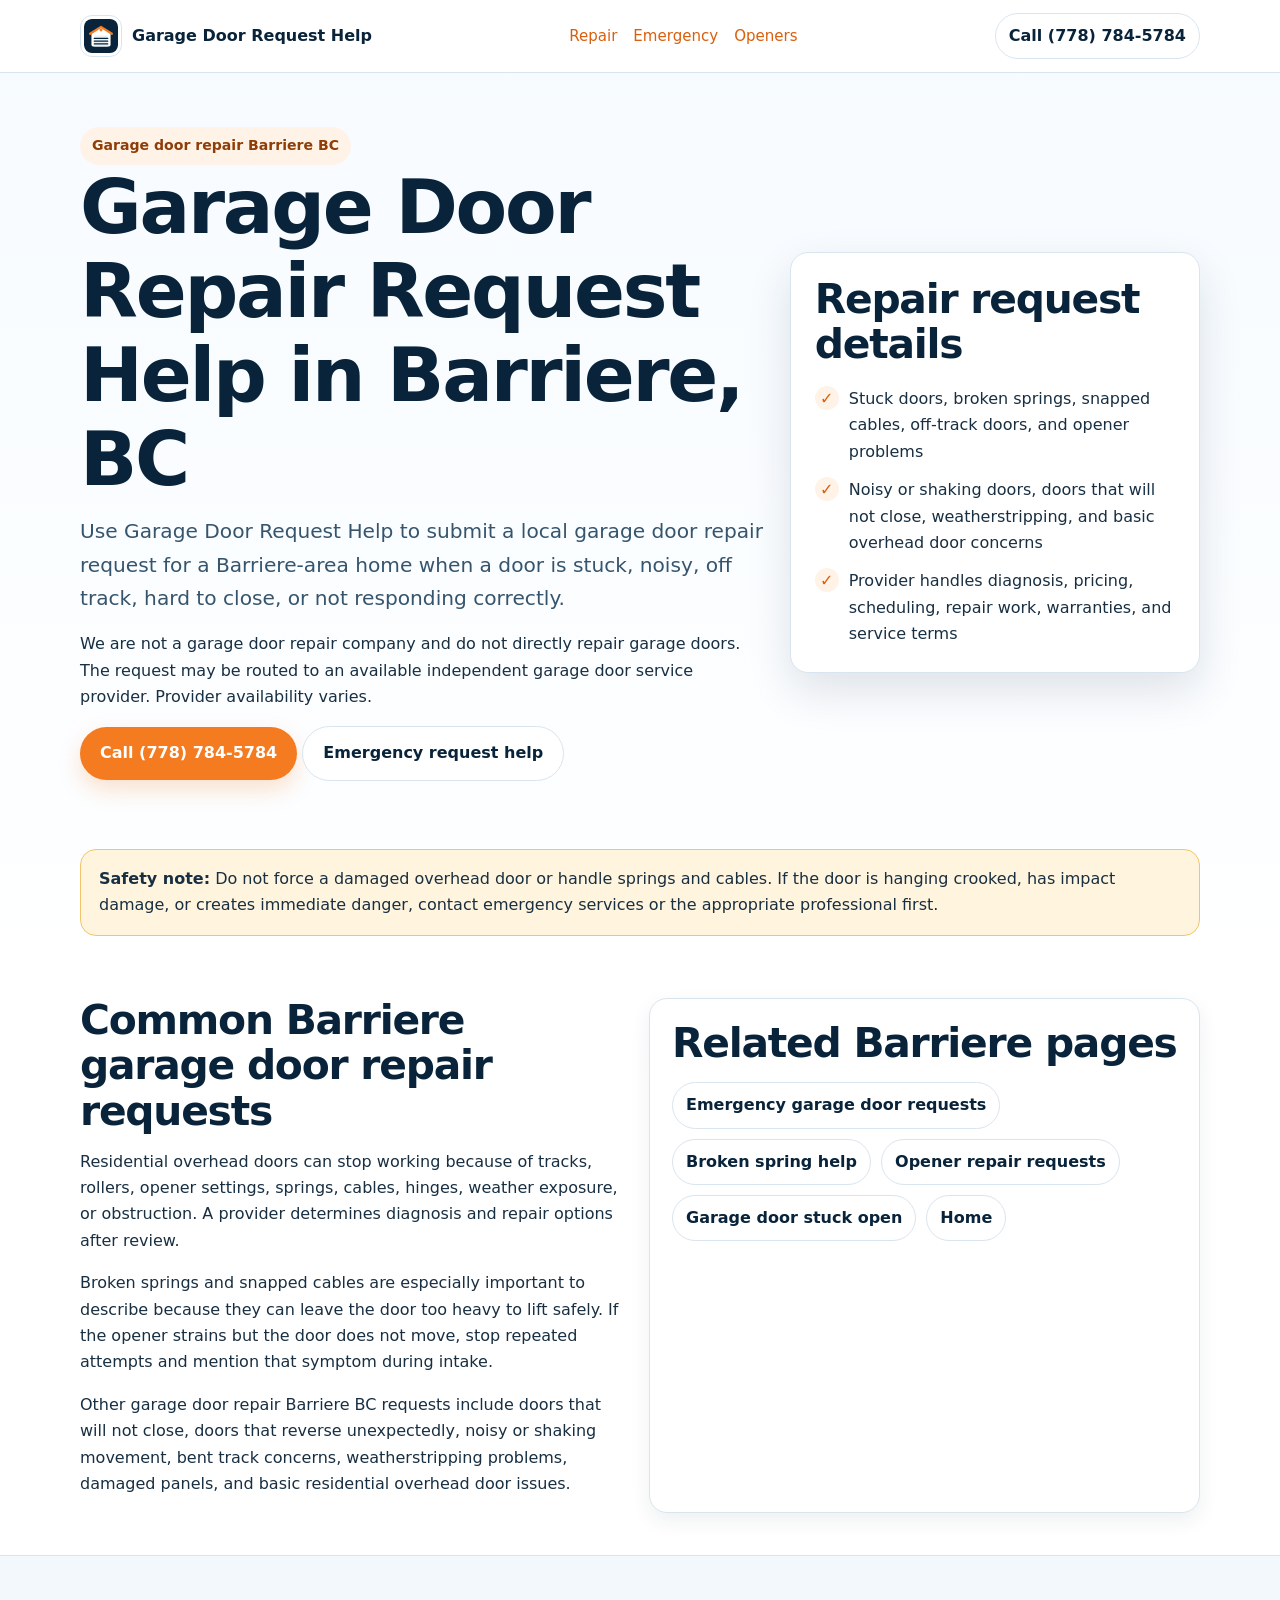
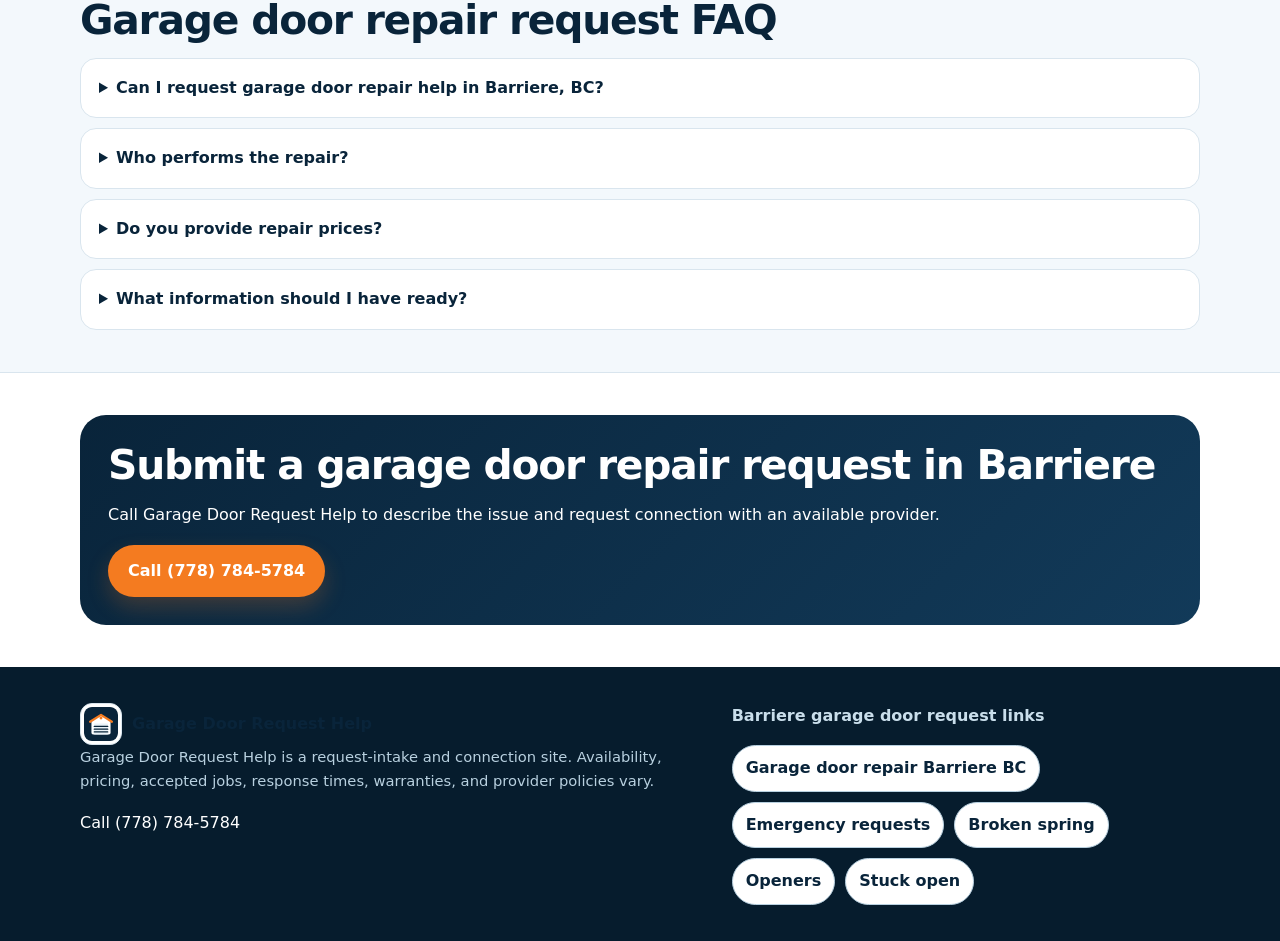
<file: garage-door-repair-barriere-bc/index.html>
<!doctype html>
<html lang="en"><head><meta charset="utf-8"><meta name="viewport" content="width=device-width, initial-scale=1"><title>Garage Door Repair Barriere BC | Garage Door Request Help</title><meta name="description" content="Request garage door repair help in Barriere, BC for stuck doors, broken springs, opener problems, noisy doors, off-track doors, and residential overhead door concerns. Availability varies."><link rel="canonical" href="https://www.garagedoorrequesthelp.com/garage-door-repair-barriere-bc/"><link rel="icon" href="/assets/logo.svg" type="image/svg+xml"><link rel="stylesheet" href="/styles.css"><script type="application/ld+json">{"@context":"https://schema.org","@graph":[{"@type":"BreadcrumbList","itemListElement":[{"@type":"ListItem","position":1,"name":"Home","item":"https://www.garagedoorrequesthelp.com/"},{"@type":"ListItem","position":2,"name":"Garage door repair Barriere BC","item":"https://www.garagedoorrequesthelp.com/garage-door-repair-barriere-bc/"}]},{"@type":"Service","name":"Garage door repair request help in Barriere, BC","provider":{"@type":"Organization","name":"Garage Door Request Help","telephone":"+17787845784"},"areaServed":{"@type":"City","name":"Barriere","addressRegion":"BC","addressCountry":"CA"},"description":"Request-intake help for garage door repair requests in Barriere, BC. Provider availability varies and provider handles diagnosis, pricing, scheduling, repair work, warranties, and service terms."}]}</script></head><body><header class="site-header"><div class="container nav"><a class="brand" href="/"><img class="brand-logo" src="/assets/logo.svg" alt="Garage Door Request Help logo"><span>Garage Door Request Help</span></a><nav class="nav-links"><a href="/garage-door-repair-barriere-bc/">Repair</a><a href="/emergency-garage-door-repair-barriere-bc/">Emergency</a><a href="/garage-door-opener-repair-barriere-bc/">Openers</a></nav><a class="phone-pill" href="tel:+17787845784">Call (778) 784-5784</a></div></header><main><section class="hero"><div class="container hero-grid"><div><span class="eyebrow">Garage door repair Barriere BC</span><h1>Garage Door Repair Request Help in Barriere, BC</h1><p class="lead">Use Garage Door Request Help to submit a local garage door repair request for a Barriere-area home when a door is stuck, noisy, off track, hard to close, or not responding correctly.</p><p>We are not a garage door repair company and do not directly repair garage doors. The request may be routed to an available independent garage door service provider. Provider availability varies.</p><p><a class="btn" href="tel:+17787845784">Call (778) 784-5784</a> <a class="btn secondary" href="/emergency-garage-door-repair-barriere-bc/">Emergency request help</a></p></div><aside class="hero-card"><h2>Repair request details</h2><ul class="quick-list"><li><span class="check">✓</span><span>Stuck doors, broken springs, snapped cables, off-track doors, and opener problems</span></li><li><span class="check">✓</span><span>Noisy or shaking doors, doors that will not close, weatherstripping, and basic overhead door concerns</span></li><li><span class="check">✓</span><span>Provider handles diagnosis, pricing, scheduling, repair work, warranties, and service terms</span></li></ul></aside></div></section><section class="container"><div class="warning"><strong>Safety note:</strong> Do not force a damaged overhead door or handle springs and cables. If the door is hanging crooked, has impact damage, or creates immediate danger, contact emergency services or the appropriate professional first.</div></section><section class="section"><div class="container grid two-col"><article><h2>Common Barriere garage door repair requests</h2><p>Residential overhead doors can stop working because of tracks, rollers, opener settings, springs, cables, hinges, weather exposure, or obstruction. A provider determines diagnosis and repair options after review.</p><p>Broken springs and snapped cables are especially important to describe because they can leave the door too heavy to lift safely. If the opener strains but the door does not move, stop repeated attempts and mention that symptom during intake.</p><p>Other garage door repair Barriere BC requests include doors that will not close, doors that reverse unexpectedly, noisy or shaking movement, bent track concerns, weatherstripping problems, damaged panels, and basic residential overhead door issues.</p></article><aside class="card"><h2>Related Barriere pages</h2><div class="link-cloud"><a href="/emergency-garage-door-repair-barriere-bc/">Emergency garage door requests</a><a href="/broken-garage-door-spring-barriere-bc/">Broken spring help</a><a href="/garage-door-opener-repair-barriere-bc/">Opener repair requests</a><a href="/garage-door-stuck-open-barriere-bc/">Garage door stuck open</a><a href="/">Home</a></div></aside></div></section><section class="section alt faq"><div class="container"><h2>Garage door repair request FAQ</h2><details><summary>Can I request garage door repair help in Barriere, BC?</summary><p>Yes. Call to submit a local request and request connection with an available independent garage door service provider. Availability varies.</p></details><details><summary>Who performs the repair?</summary><p>An independent provider performs any accepted work. Garage Door Request Help does not directly repair garage doors.</p></details><details><summary>Do you provide repair prices?</summary><p>No. Pricing, diagnosis, repair recommendations, warranties, and service terms are handled by the provider.</p></details><details><summary>What information should I have ready?</summary><p>Have the Barriere-area location, door symptoms, opener behavior, visible damage, access concerns, and photos if requested by a provider.</p></details></div></section><section class="section"><div class="container cta-band"><h2>Submit a garage door repair request in Barriere</h2><p>Call Garage Door Request Help to describe the issue and request connection with an available provider.</p><a class="btn" href="tel:+17787845784">Call (778) 784-5784</a></div></section></main><footer class="site-footer"><div class="container footer-grid"><div><div class="brand"><img class="brand-logo" src="/assets/logo.svg" alt="Garage Door Request Help logo"><span>Garage Door Request Help</span></div><p class="small">Garage Door Request Help is a request-intake and connection site. Availability, pricing, accepted jobs, response times, warranties, and provider policies vary.</p><p><a href="tel:+17787845784">Call (778) 784-5784</a></p></div><div><strong>Barriere garage door request links</strong><div class="link-cloud"><a href="/garage-door-repair-barriere-bc/">Garage door repair Barriere BC</a><a href="/emergency-garage-door-repair-barriere-bc/">Emergency requests</a><a href="/broken-garage-door-spring-barriere-bc/">Broken spring</a><a href="/garage-door-opener-repair-barriere-bc/">Openers</a><a href="/garage-door-stuck-open-barriere-bc/">Stuck open</a></div></div></div></footer></body></html>
</file>
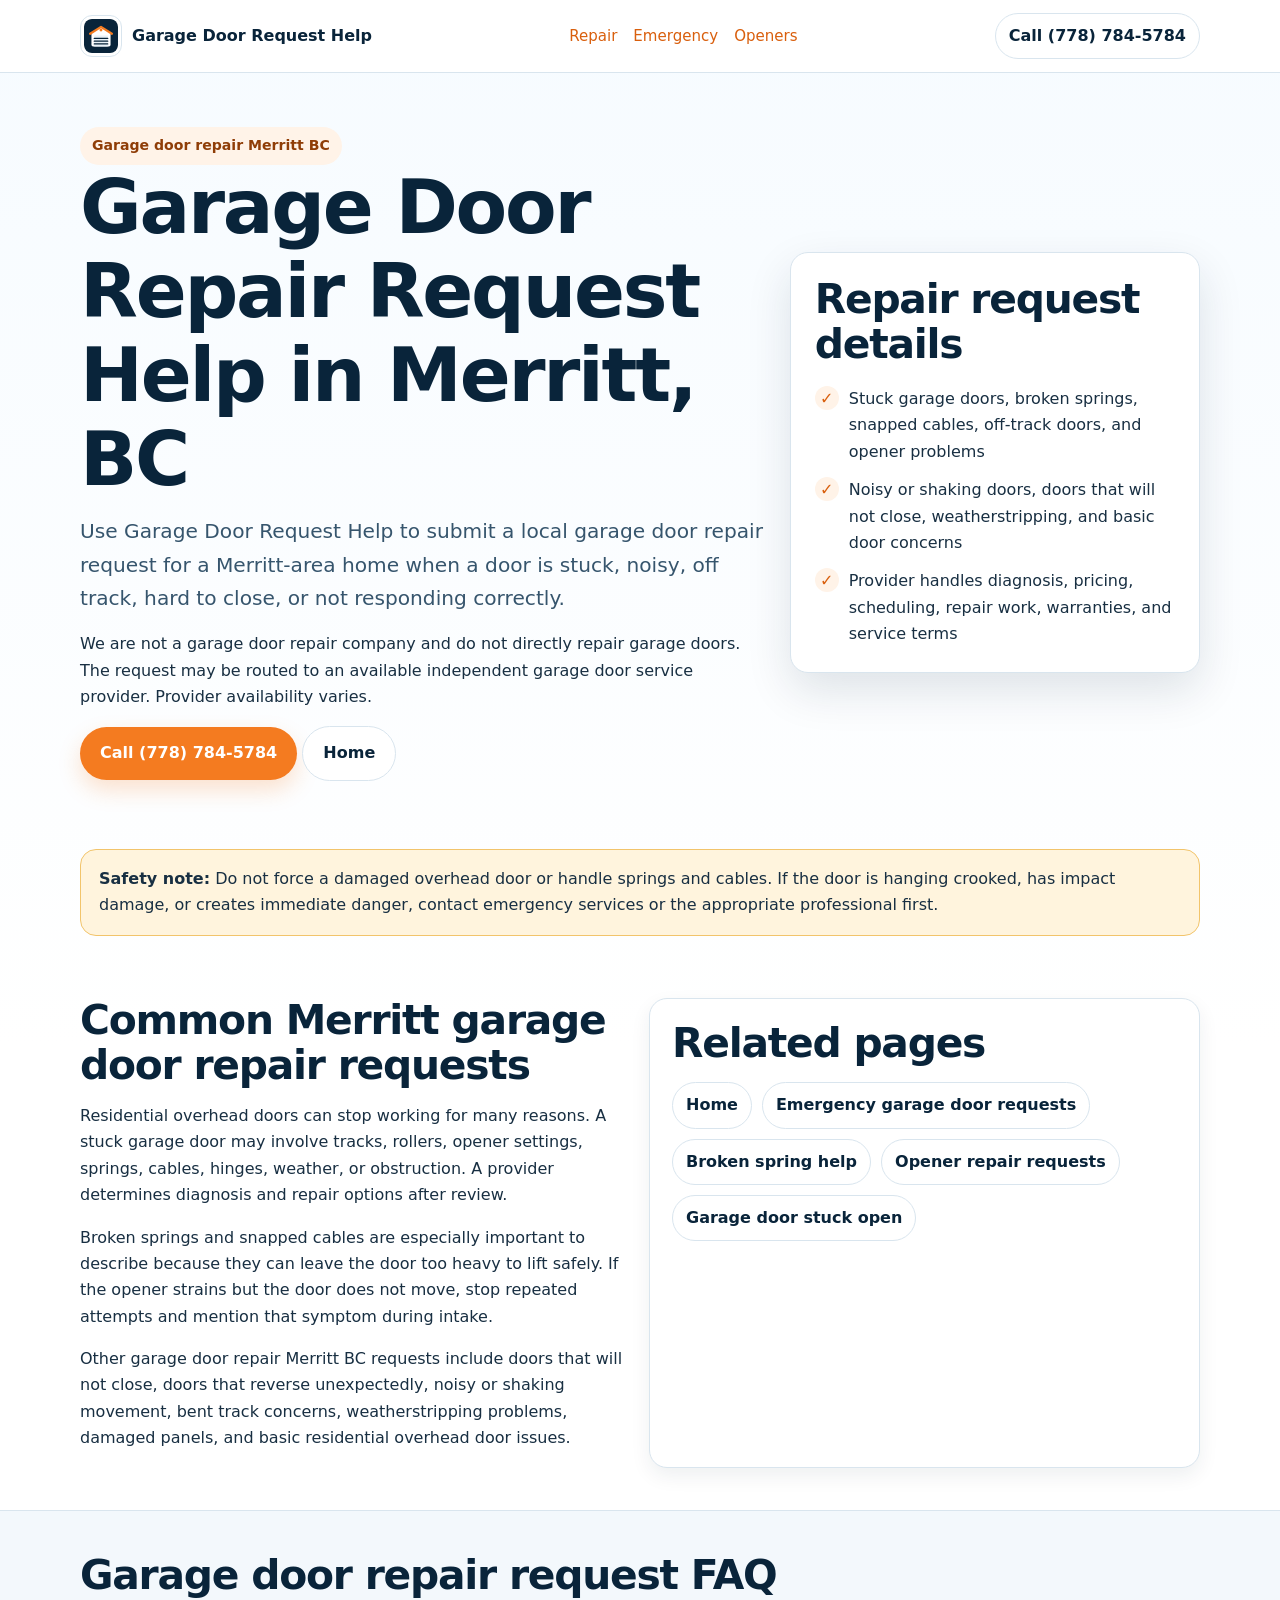
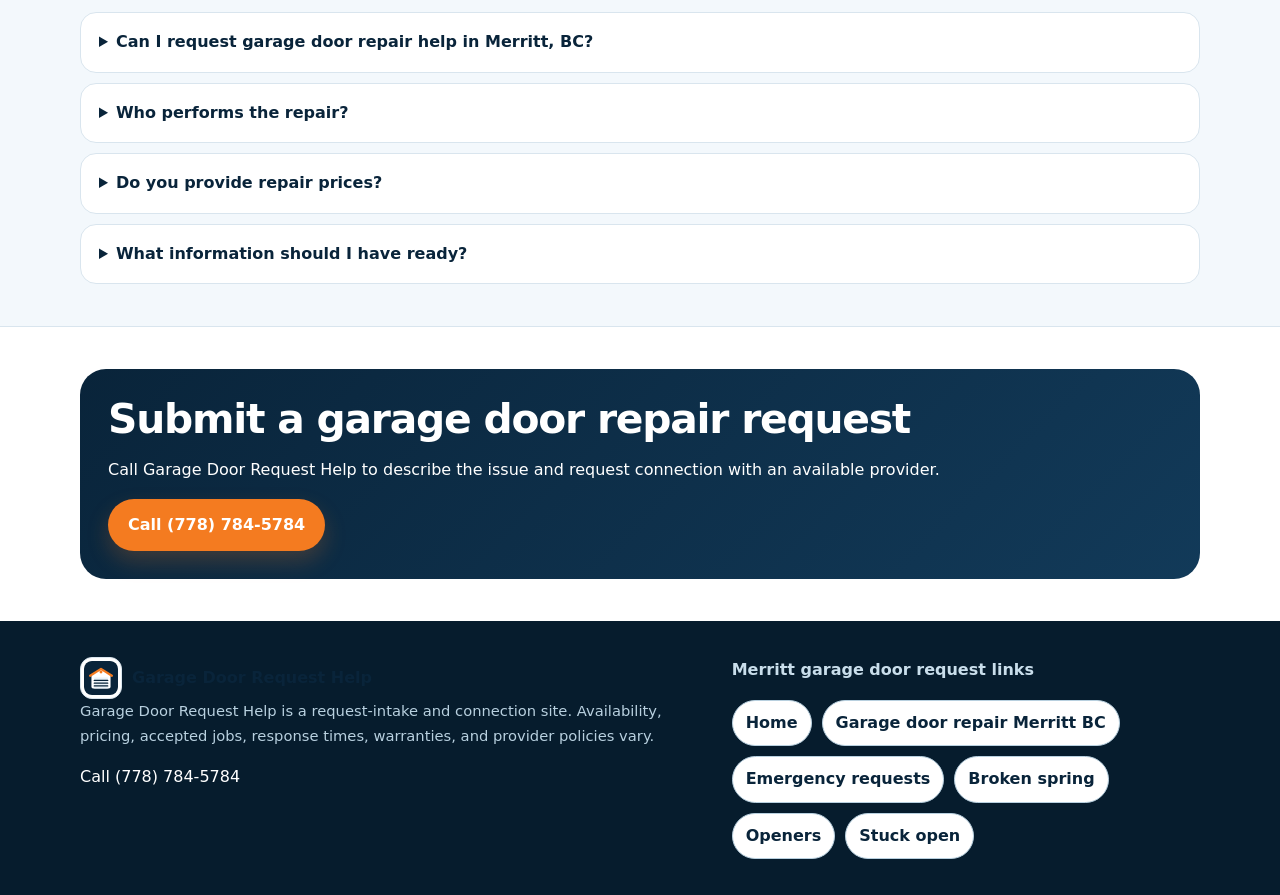
<file: garage-door-repair-merritt-bc/index.html>
<!doctype html>
<html lang="en"><head><meta charset="utf-8"><meta name="viewport" content="width=device-width, initial-scale=1"><title>Garage Door Repair Merritt BC | Garage Door Request Help</title><meta name="description" content="Request garage door repair help in Merritt, BC for stuck doors, broken springs, opener problems, noisy doors, off-track doors, and residential overhead door concerns. Availability varies."><link rel="canonical" href="https://www.garagedoorrequesthelp.com/garage-door-repair-merritt-bc/"><link rel="icon" href="/assets/logo.svg" type="image/svg+xml"><link rel="stylesheet" href="/styles.css"><script type="application/ld+json">{"@context":"https://schema.org","@graph":[{"@type":"BreadcrumbList","itemListElement":[{"@type":"ListItem","position":1,"name":"Home","item":"https://www.garagedoorrequesthelp.com/"},{"@type":"ListItem","position":2,"name":"Garage door repair Merritt BC","item":"https://www.garagedoorrequesthelp.com/garage-door-repair-merritt-bc/"}]},{"@type":"Service","name":"Garage door repair request help in Merritt, BC","provider":{"@type":"Organization","name":"Garage Door Request Help","telephone":"+17787845784"},"areaServed":{"@type":"City","name":"Merritt","addressRegion":"BC","addressCountry":"CA"},"description":"Request-intake help for garage door repair requests. Provider availability varies and provider handles diagnosis, pricing, scheduling, repair work, warranties, and service terms."},{"@type":"FAQPage","mainEntity":[{"@type":"Question","name":"Can I request garage door repair help in Merritt, BC?","acceptedAnswer":{"@type":"Answer","text":"Yes. You can submit a local garage door repair request and request connection with an available independent provider. Availability varies."}},{"@type":"Question","name":"Who performs the garage door repair work?","acceptedAnswer":{"@type":"Answer","text":"An independent provider performs any accepted work. Garage Door Request Help is a request-intake and lead connection site."}},{"@type":"Question","name":"Do you provide repair prices?","acceptedAnswer":{"@type":"Answer","text":"No. Pricing, diagnosis, repair recommendations, warranties, and service terms are handled by the provider."}}]}]}</script></head><body><header class="site-header"><div class="container nav"><a class="brand" href="/"><img class="brand-logo" src="/assets/logo.svg" alt="Garage Door Request Help logo"><span>Garage Door Request Help</span></a><nav class="nav-links"><a href="/garage-door-repair-merritt-bc/">Repair</a><a href="/emergency-garage-door-repair-merritt-bc/">Emergency</a><a href="/garage-door-opener-repair-merritt-bc/">Openers</a></nav><a class="phone-pill" href="tel:+17787845784">Call (778) 784-5784</a></div></header><main><section class="hero"><div class="container hero-grid"><div><span class="eyebrow">Garage door repair Merritt BC</span><h1>Garage Door Repair Request Help in Merritt, BC</h1><p class="lead">Use Garage Door Request Help to submit a local garage door repair request for a Merritt-area home when a door is stuck, noisy, off track, hard to close, or not responding correctly.</p><p>We are not a garage door repair company and do not directly repair garage doors. The request may be routed to an available independent garage door service provider. Provider availability varies.</p><p><a class="btn" href="tel:+17787845784">Call (778) 784-5784</a> <a class="btn secondary" href="/">Home</a></p></div><aside class="hero-card"><h2>Repair request details</h2><ul class="quick-list"><li><span class="check">✓</span><span>Stuck garage doors, broken springs, snapped cables, off-track doors, and opener problems</span></li><li><span class="check">✓</span><span>Noisy or shaking doors, doors that will not close, weatherstripping, and basic door concerns</span></li><li><span class="check">✓</span><span>Provider handles diagnosis, pricing, scheduling, repair work, warranties, and service terms</span></li></ul></aside></div></section><section class="container"><div class="warning"><strong>Safety note:</strong> Do not force a damaged overhead door or handle springs and cables. If the door is hanging crooked, has impact damage, or creates immediate danger, contact emergency services or the appropriate professional first.</div></section><section class="section"><div class="container grid two-col"><article><h2>Common Merritt garage door repair requests</h2><p>Residential overhead doors can stop working for many reasons. A stuck garage door may involve tracks, rollers, opener settings, springs, cables, hinges, weather, or obstruction. A provider determines diagnosis and repair options after review.</p><p>Broken springs and snapped cables are especially important to describe because they can leave the door too heavy to lift safely. If the opener strains but the door does not move, stop repeated attempts and mention that symptom during intake.</p><p>Other garage door repair Merritt BC requests include doors that will not close, doors that reverse unexpectedly, noisy or shaking movement, bent track concerns, weatherstripping problems, damaged panels, and basic residential overhead door issues.</p></article><aside class="card"><h2>Related pages</h2><div class="link-cloud"><a href="/">Home</a><a href="/emergency-garage-door-repair-merritt-bc/">Emergency garage door requests</a><a href="/broken-garage-door-spring-merritt-bc/">Broken spring help</a><a href="/garage-door-opener-repair-merritt-bc/">Opener repair requests</a><a href="/garage-door-stuck-open-merritt-bc/">Garage door stuck open</a></div></aside></div></section><section class="section alt faq"><div class="container"><h2>Garage door repair request FAQ</h2><details><summary>Can I request garage door repair help in Merritt, BC?</summary><p>Yes. Call to submit a local repair request and request connection with an available independent garage door service provider.</p></details><details><summary>Who performs the repair?</summary><p>An independent provider performs any accepted work. Garage Door Request Help does not directly repair garage doors.</p></details><details><summary>Do you provide repair prices?</summary><p>No. Pricing, diagnosis, repair recommendations, warranties, and service terms are handled by the provider.</p></details><details><summary>What information should I have ready?</summary><p>Have the Merritt-area location, door symptoms, opener behavior, visible damage, access concerns, and photos if requested by a provider.</p></details></div></section><section class="section"><div class="container cta-band"><h2>Submit a garage door repair request</h2><p>Call Garage Door Request Help to describe the issue and request connection with an available provider.</p><a class="btn" href="tel:+17787845784">Call (778) 784-5784</a></div></section></main><footer class="site-footer"><div class="container footer-grid"><div><div class="brand"><img class="brand-logo" src="/assets/logo.svg" alt="Garage Door Request Help logo"><span>Garage Door Request Help</span></div><p class="small">Garage Door Request Help is a request-intake and connection site. Availability, pricing, accepted jobs, response times, warranties, and provider policies vary.</p><p><a href="tel:+17787845784">Call (778) 784-5784</a></p></div><div><strong>Merritt garage door request links</strong><div class="link-cloud"><a href="/">Home</a><a href="/garage-door-repair-merritt-bc/">Garage door repair Merritt BC</a><a href="/emergency-garage-door-repair-merritt-bc/">Emergency requests</a><a href="/broken-garage-door-spring-merritt-bc/">Broken spring</a><a href="/garage-door-opener-repair-merritt-bc/">Openers</a><a href="/garage-door-stuck-open-merritt-bc/">Stuck open</a></div></div></div></footer></body></html>
</file>
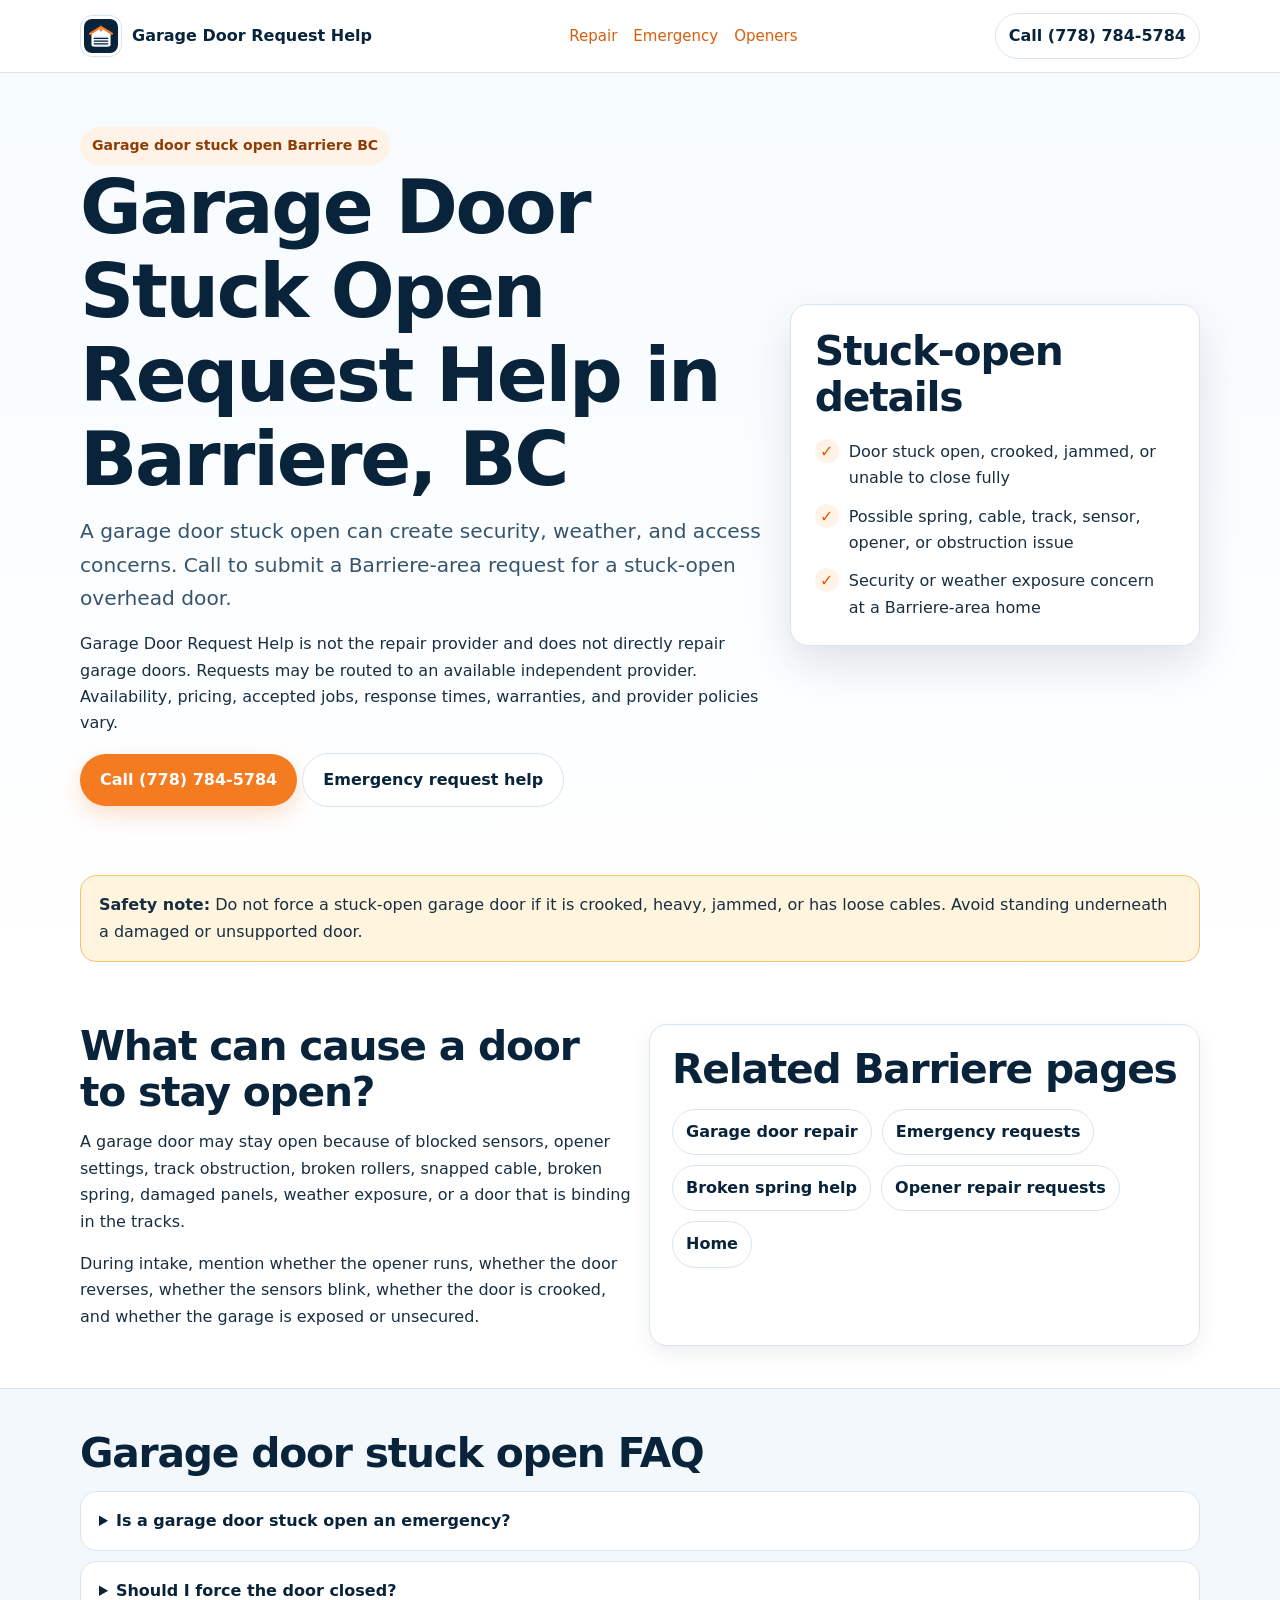
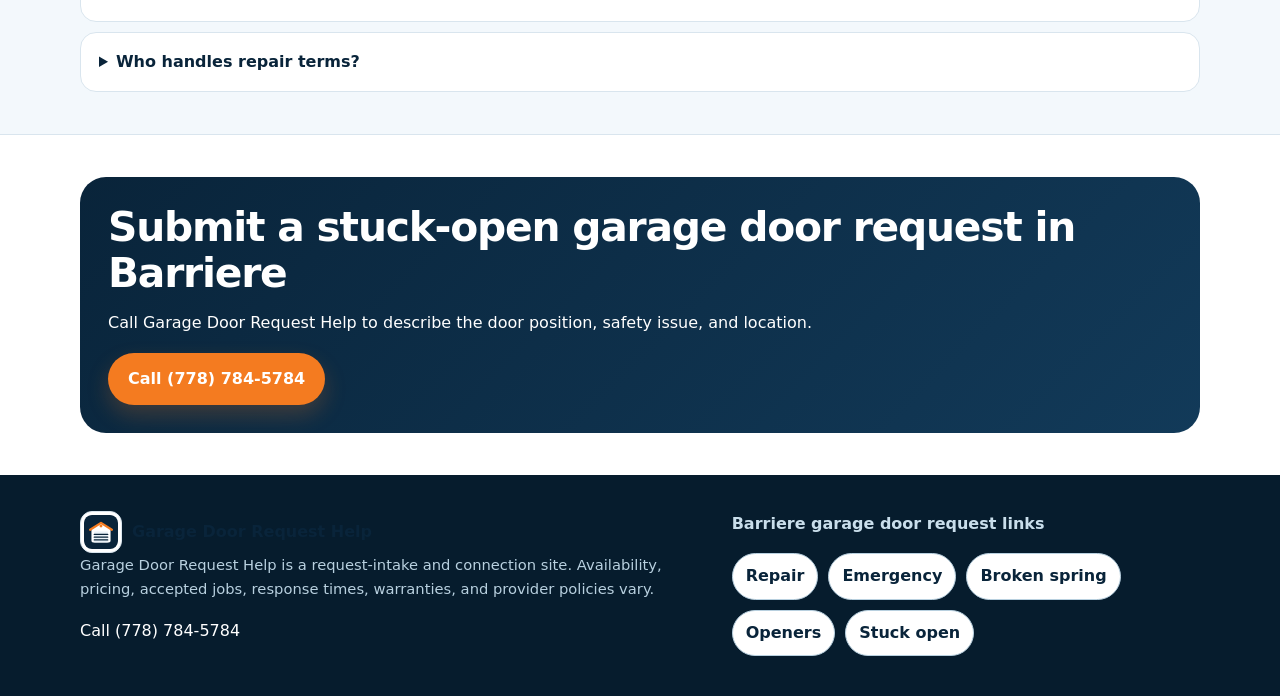
<file: garage-door-stuck-open-barriere-bc/index.html>
<!doctype html>
<html lang="en"><head><meta charset="utf-8"><meta name="viewport" content="width=device-width, initial-scale=1"><title>Garage Door Stuck Open Barriere BC | Garage Door Request Help</title><meta name="description" content="Request help when a garage door is stuck open in Barriere, BC. Submit a request for security, weather exposure, broken spring, cable, track, or opener concerns. Availability varies."><link rel="canonical" href="https://www.garagedoorrequesthelp.com/garage-door-stuck-open-barriere-bc/"><link rel="icon" href="/assets/logo.svg" type="image/svg+xml"><link rel="stylesheet" href="/styles.css"></head><body><header class="site-header"><div class="container nav"><a class="brand" href="/"><img class="brand-logo" src="/assets/logo.svg" alt="Garage Door Request Help logo"><span>Garage Door Request Help</span></a><nav class="nav-links"><a href="/garage-door-repair-barriere-bc/">Repair</a><a href="/emergency-garage-door-repair-barriere-bc/">Emergency</a><a href="/garage-door-opener-repair-barriere-bc/">Openers</a></nav><a class="phone-pill" href="tel:+17787845784">Call (778) 784-5784</a></div></header><main><section class="hero"><div class="container hero-grid"><div><span class="eyebrow">Garage door stuck open Barriere BC</span><h1>Garage Door Stuck Open Request Help in Barriere, BC</h1><p class="lead">A garage door stuck open can create security, weather, and access concerns. Call to submit a Barriere-area request for a stuck-open overhead door.</p><p>Garage Door Request Help is not the repair provider and does not directly repair garage doors. Requests may be routed to an available independent provider. Availability, pricing, accepted jobs, response times, warranties, and provider policies vary.</p><p><a class="btn" href="tel:+17787845784">Call (778) 784-5784</a> <a class="btn secondary" href="/emergency-garage-door-repair-barriere-bc/">Emergency request help</a></p></div><aside class="hero-card"><h2>Stuck-open details</h2><ul class="quick-list"><li><span class="check">✓</span><span>Door stuck open, crooked, jammed, or unable to close fully</span></li><li><span class="check">✓</span><span>Possible spring, cable, track, sensor, opener, or obstruction issue</span></li><li><span class="check">✓</span><span>Security or weather exposure concern at a Barriere-area home</span></li></ul></aside></div></section><section class="container"><div class="warning"><strong>Safety note:</strong> Do not force a stuck-open garage door if it is crooked, heavy, jammed, or has loose cables. Avoid standing underneath a damaged or unsupported door.</div></section><section class="section"><div class="container grid two-col"><article><h2>What can cause a door to stay open?</h2><p>A garage door may stay open because of blocked sensors, opener settings, track obstruction, broken rollers, snapped cable, broken spring, damaged panels, weather exposure, or a door that is binding in the tracks.</p><p>During intake, mention whether the opener runs, whether the door reverses, whether the sensors blink, whether the door is crooked, and whether the garage is exposed or unsecured.</p></article><aside class="card"><h2>Related Barriere pages</h2><div class="link-cloud"><a href="/garage-door-repair-barriere-bc/">Garage door repair</a><a href="/emergency-garage-door-repair-barriere-bc/">Emergency requests</a><a href="/broken-garage-door-spring-barriere-bc/">Broken spring help</a><a href="/garage-door-opener-repair-barriere-bc/">Opener repair requests</a><a href="/">Home</a></div></aside></div></section><section class="section alt faq"><div class="container"><h2>Garage door stuck open FAQ</h2><details><summary>Is a garage door stuck open an emergency?</summary><p>It can be urgent if the home is unsecured, exposed to weather, or access is blocked. Emergency availability and response times are not guaranteed.</p></details><details><summary>Should I force the door closed?</summary><p>No. Avoid forcing a damaged, crooked, heavy, or jammed door because springs, cables, and tracks can create injury risk.</p></details><details><summary>Who handles repair terms?</summary><p>An independent provider handles any accepted job, including diagnosis, pricing, scheduling, repair work, warranties, and service terms.</p></details></div></section><section class="section"><div class="container cta-band"><h2>Submit a stuck-open garage door request in Barriere</h2><p>Call Garage Door Request Help to describe the door position, safety issue, and location.</p><a class="btn" href="tel:+17787845784">Call (778) 784-5784</a></div></section></main><footer class="site-footer"><div class="container footer-grid"><div><div class="brand"><img class="brand-logo" src="/assets/logo.svg" alt="Garage Door Request Help logo"><span>Garage Door Request Help</span></div><p class="small">Garage Door Request Help is a request-intake and connection site. Availability, pricing, accepted jobs, response times, warranties, and provider policies vary.</p><p><a href="tel:+17787845784">Call (778) 784-5784</a></p></div><div><strong>Barriere garage door request links</strong><div class="link-cloud"><a href="/garage-door-repair-barriere-bc/">Repair</a><a href="/emergency-garage-door-repair-barriere-bc/">Emergency</a><a href="/broken-garage-door-spring-barriere-bc/">Broken spring</a><a href="/garage-door-opener-repair-barriere-bc/">Openers</a><a href="/garage-door-stuck-open-barriere-bc/">Stuck open</a></div></div></div></footer></body></html>
</file>
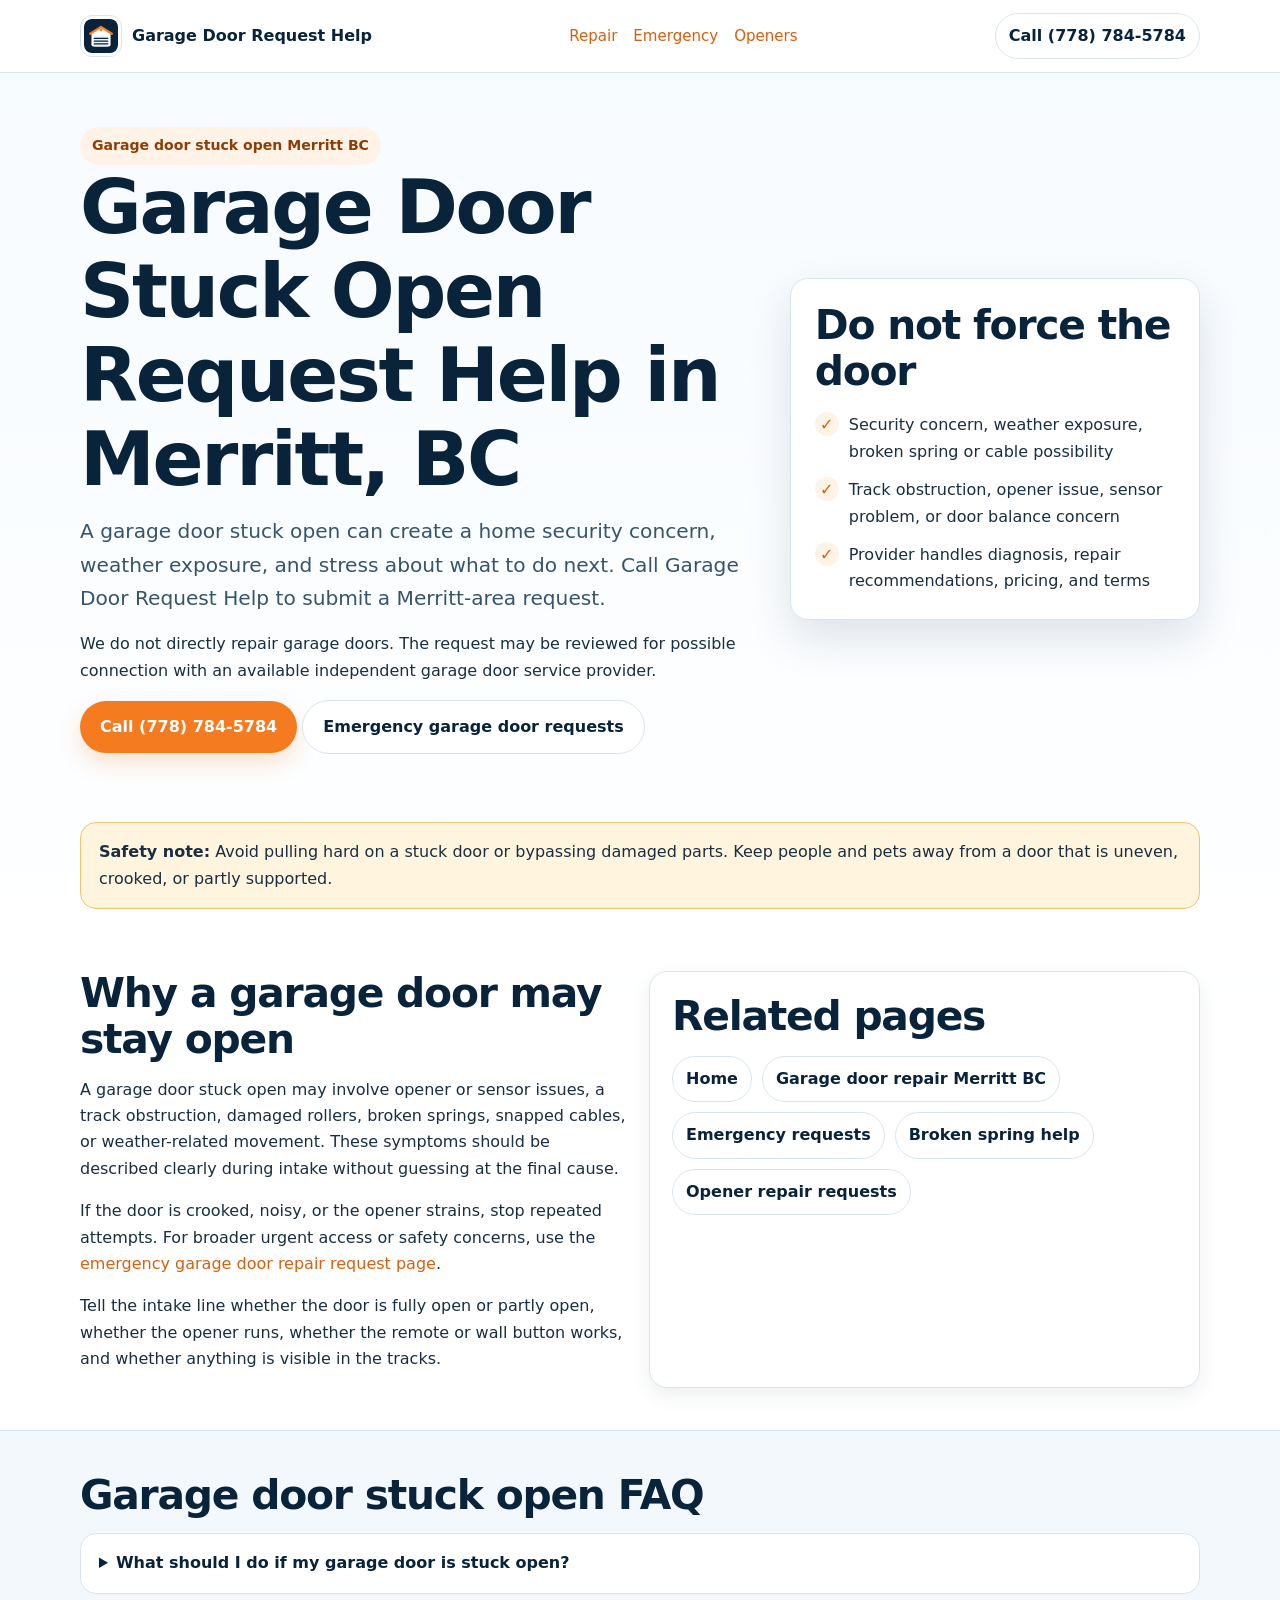
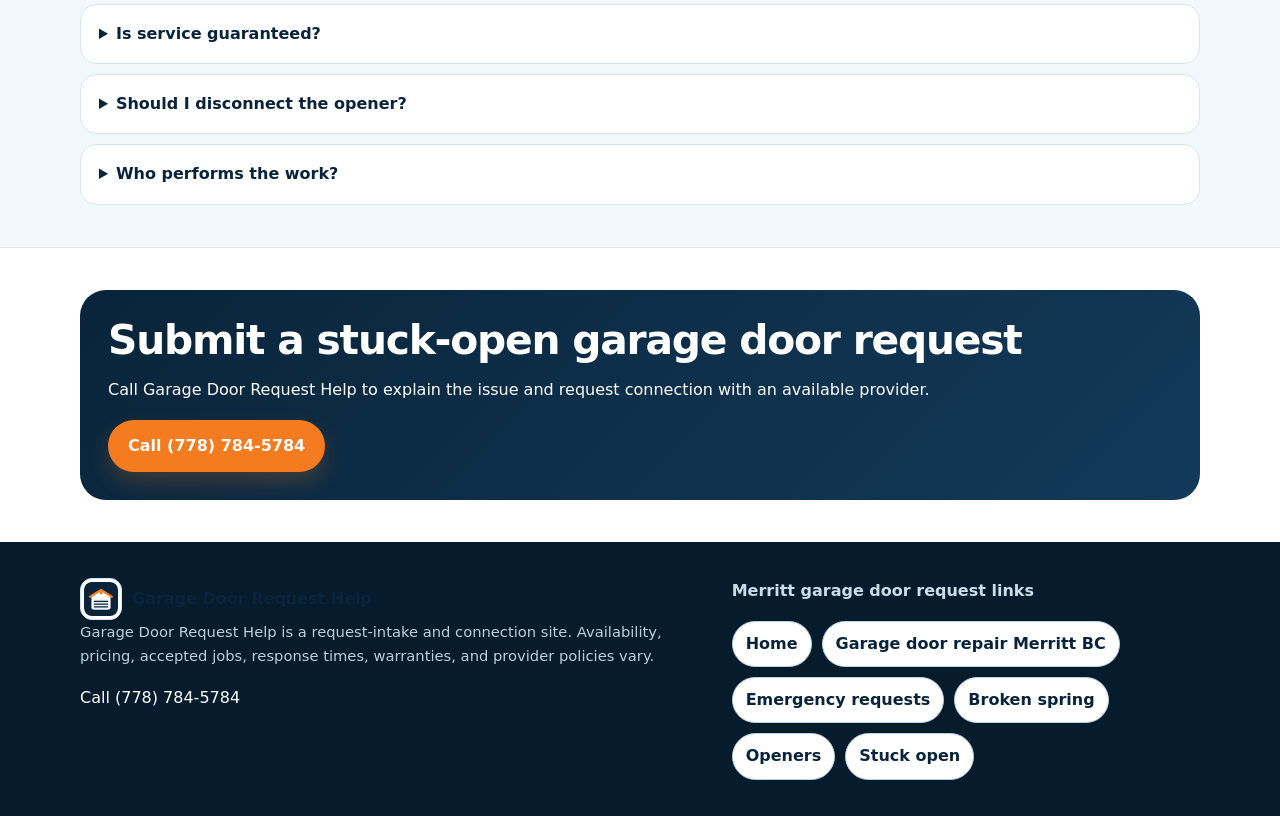
<file: garage-door-stuck-open-merritt-bc/index.html>
<!doctype html>
<html lang="en"><head><meta charset="utf-8"><meta name="viewport" content="width=device-width, initial-scale=1"><title>Garage Door Stuck Open Merritt BC | Garage Door Request Help</title><meta name="description" content="Garage door stuck open in Merritt, BC? Submit a local request for help with security concerns, weather exposure, opener issues, track obstructions, or broken spring and cable warning signs. Availability varies."><link rel="canonical" href="https://www.garagedoorrequesthelp.com/garage-door-stuck-open-merritt-bc/"><link rel="icon" href="/assets/logo.svg" type="image/svg+xml"><link rel="stylesheet" href="/styles.css"><script type="application/ld+json">{"@context":"https://schema.org","@graph":[{"@type":"BreadcrumbList","itemListElement":[{"@type":"ListItem","position":1,"name":"Home","item":"https://www.garagedoorrequesthelp.com/"},{"@type":"ListItem","position":2,"name":"Garage door stuck open Merritt BC","item":"https://www.garagedoorrequesthelp.com/garage-door-stuck-open-merritt-bc/"}]},{"@type":"FAQPage","mainEntity":[{"@type":"Question","name":"What should I do if my garage door is stuck open?","acceptedAnswer":{"@type":"Answer","text":"Avoid forcing the door. Note whether the opener, spring, cable, track, sensor, or obstruction may be involved and call to submit a request. Emergency availability is not guaranteed."}},{"@type":"Question","name":"Is a stuck open garage door an emergency?","acceptedAnswer":{"@type":"Answer","text":"It can be urgent because of security, weather exposure, and access concerns. Provider availability and response times vary."}},{"@type":"Question","name":"Who performs the repair work?","acceptedAnswer":{"@type":"Answer","text":"An independent provider performs any accepted work. Garage Door Request Help is a request-intake and connection site."}}]}]}</script></head><body><header class="site-header"><div class="container nav"><a class="brand" href="/"><img class="brand-logo" src="/assets/logo.svg" alt="Garage Door Request Help logo"><span>Garage Door Request Help</span></a><nav class="nav-links"><a href="/garage-door-repair-merritt-bc/">Repair</a><a href="/emergency-garage-door-repair-merritt-bc/">Emergency</a><a href="/garage-door-opener-repair-merritt-bc/">Openers</a></nav><a class="phone-pill" href="tel:+17787845784">Call (778) 784-5784</a></div></header><main><section class="hero"><div class="container hero-grid"><div><span class="eyebrow">Garage door stuck open Merritt BC</span><h1>Garage Door Stuck Open Request Help in Merritt, BC</h1><p class="lead">A garage door stuck open can create a home security concern, weather exposure, and stress about what to do next. Call Garage Door Request Help to submit a Merritt-area request.</p><p>We do not directly repair garage doors. The request may be reviewed for possible connection with an available independent garage door service provider.</p><p><a class="btn" href="tel:+17787845784">Call (778) 784-5784</a> <a class="btn secondary" href="/emergency-garage-door-repair-merritt-bc/">Emergency garage door requests</a></p></div><aside class="hero-card"><h2>Do not force the door</h2><ul class="quick-list"><li><span class="check">✓</span><span>Security concern, weather exposure, broken spring or cable possibility</span></li><li><span class="check">✓</span><span>Track obstruction, opener issue, sensor problem, or door balance concern</span></li><li><span class="check">✓</span><span>Provider handles diagnosis, repair recommendations, pricing, and terms</span></li></ul></aside></div></section><section class="container"><div class="warning"><strong>Safety note:</strong> Avoid pulling hard on a stuck door or bypassing damaged parts. Keep people and pets away from a door that is uneven, crooked, or partly supported.</div></section><section class="section"><div class="container grid two-col"><article><h2>Why a garage door may stay open</h2><p>A garage door stuck open may involve opener or sensor issues, a track obstruction, damaged rollers, broken springs, snapped cables, or weather-related movement. These symptoms should be described clearly during intake without guessing at the final cause.</p><p>If the door is crooked, noisy, or the opener strains, stop repeated attempts. For broader urgent access or safety concerns, use the <a href="/emergency-garage-door-repair-merritt-bc/">emergency garage door repair request page</a>.</p><p>Tell the intake line whether the door is fully open or partly open, whether the opener runs, whether the remote or wall button works, and whether anything is visible in the tracks.</p></article><aside class="card"><h2>Related pages</h2><div class="link-cloud"><a href="/">Home</a><a href="/garage-door-repair-merritt-bc/">Garage door repair Merritt BC</a><a href="/emergency-garage-door-repair-merritt-bc/">Emergency requests</a><a href="/broken-garage-door-spring-merritt-bc/">Broken spring help</a><a href="/garage-door-opener-repair-merritt-bc/">Opener repair requests</a></div></aside></div></section><section class="section alt faq"><div class="container"><h2>Garage door stuck open FAQ</h2><details><summary>What should I do if my garage door is stuck open?</summary><p>Avoid forcing it. Call to submit a request and describe the opener, track, sensor, cable, spring, and security concerns you can see safely.</p></details><details><summary>Is service guaranteed?</summary><p>No. Provider availability, emergency availability, accepted jobs, response times, pricing, and scheduling vary.</p></details><details><summary>Should I disconnect the opener?</summary><p>Do not disconnect or pull on the door if it may be damaged, heavy, crooked, or under uneven tension. Wait for provider guidance when possible.</p></details><details><summary>Who performs the work?</summary><p>An independent provider performs any accepted work, not Garage Door Request Help.</p></details></div></section><section class="section"><div class="container cta-band"><h2>Submit a stuck-open garage door request</h2><p>Call Garage Door Request Help to explain the issue and request connection with an available provider.</p><a class="btn" href="tel:+17787845784">Call (778) 784-5784</a></div></section></main><footer class="site-footer"><div class="container footer-grid"><div><div class="brand"><img class="brand-logo" src="/assets/logo.svg" alt="Garage Door Request Help logo"><span>Garage Door Request Help</span></div><p class="small">Garage Door Request Help is a request-intake and connection site. Availability, pricing, accepted jobs, response times, warranties, and provider policies vary.</p><p><a href="tel:+17787845784">Call (778) 784-5784</a></p></div><div><strong>Merritt garage door request links</strong><div class="link-cloud"><a href="/">Home</a><a href="/garage-door-repair-merritt-bc/">Garage door repair Merritt BC</a><a href="/emergency-garage-door-repair-merritt-bc/">Emergency requests</a><a href="/broken-garage-door-spring-merritt-bc/">Broken spring</a><a href="/garage-door-opener-repair-merritt-bc/">Openers</a><a href="/garage-door-stuck-open-merritt-bc/">Stuck open</a></div></div></div></footer></body></html>
</file>
<file: styles.css>
:root{color-scheme:light;--navy:#09243a;--navy2:#123a59;--orange:#f47b20;--orange2:#d95f0d;--ink:#182f42;--muted:#617386;--line:#d9e5ee;--soft:#f3f8fc;--pale:#fff3e8;--white:#fff;--shadow:0 18px 45px rgba(9,36,58,.12);--radius:18px}*{box-sizing:border-box}html{scroll-behavior:smooth}body{margin:0;font-family:Inter,ui-sans-serif,system-ui,-apple-system,BlinkMacSystemFont,"Segoe UI",sans-serif;color:var(--ink);background:linear-gradient(180deg,#f6fbff 0%,#fff 42%);line-height:1.65}a{color:var(--orange2);text-decoration:none}a:hover{text-decoration:underline}.container{width:min(1120px,calc(100% - 32px));margin:0 auto}.site-header{position:sticky;top:0;z-index:10;background:rgba(255,255,255,.95);backdrop-filter:blur(14px);border-bottom:1px solid var(--line)}.nav{display:flex;align-items:center;justify-content:space-between;gap:16px;padding:13px 0}.brand{display:flex;align-items:center;gap:10px;font-weight:900;color:var(--navy)}.brand-logo{width:42px;height:42px;border-radius:12px;object-fit:contain;background:#fff;border:1px solid var(--line);padding:3px}.nav-links{display:none;gap:16px;align-items:center;font-size:.94rem}.phone-pill,.btn{display:inline-flex;align-items:center;justify-content:center;gap:8px;border-radius:999px;font-weight:850}.phone-pill{padding:9px 13px;color:var(--navy);border:1px solid var(--line);background:#fff}.btn{padding:13px 20px;background:var(--orange);color:#fff;box-shadow:0 10px 22px rgba(244,123,32,.22)}.btn:hover{background:var(--orange2);color:#fff;text-decoration:none}.btn.secondary{background:#fff;color:var(--navy);border:1px solid var(--line);box-shadow:none}.hero{padding:54px 0 32px}.hero-grid{display:grid;gap:26px;align-items:center}.eyebrow{display:inline-flex;width:fit-content;padding:7px 12px;border-radius:999px;background:var(--pale);color:#8f3d07;font-weight:850;font-size:.88rem}h1,h2,h3{line-height:1.12;color:var(--navy);letter-spacing:-.03em;margin:0 0 14px}h1{font-size:clamp(2.25rem,7vw,4.7rem)}h2{font-size:clamp(1.65rem,4.5vw,2.55rem)}h3{font-size:1.22rem}p{margin:0 0 16px}.lead{font-size:clamp(1.05rem,3vw,1.26rem);color:#36556d;max-width:780px}.hero-card,.card{background:#fff;border:1px solid var(--line);border-radius:var(--radius);box-shadow:var(--shadow)}.hero-card{padding:24px}.card{padding:22px;box-shadow:0 8px 20px rgba(9,36,58,.07)}.quick-list{display:grid;gap:12px;margin:18px 0 0;padding:0;list-style:none}.quick-list li{display:flex;gap:10px;align-items:flex-start}.check{flex:0 0 24px;width:24px;height:24px;border-radius:50%;display:grid;place-items:center;background:var(--pale);color:var(--orange2);font-weight:900}.notice,.warning{border-radius:16px;padding:16px 18px;margin:20px 0}.notice{background:#edf7ff;border:1px solid #cce5f6}.warning{background:#fff4dd;border:1px solid #f2c46b}.section{padding:42px 0}.section.alt{background:var(--soft);border-block:1px solid var(--line)}.grid{display:grid;gap:18px}.cards{grid-template-columns:repeat(auto-fit,minmax(230px,1fr))}.card-link{display:block;height:100%;color:inherit}.card-link:hover{text-decoration:none;transform:translateY(-2px)}.steps{counter-reset:step}.step{position:relative;padding-left:56px}.step:before{counter-increment:step;content:counter(step);position:absolute;left:0;top:0;width:38px;height:38px;border-radius:13px;background:linear-gradient(135deg,var(--navy),var(--orange));color:#fff;display:grid;place-items:center;font-weight:900}.faq details{background:#fff;border:1px solid var(--line);border-radius:16px;padding:16px 18px}.faq details+details{margin-top:10px}.faq summary{cursor:pointer;font-weight:850;color:var(--navy)}.link-cloud{display:flex;flex-wrap:wrap;gap:10px;margin-top:16px}.link-cloud a{border:1px solid var(--line);border-radius:999px;padding:9px 13px;background:#fff;color:var(--navy);font-weight:750}.cta-band{background:linear-gradient(135deg,var(--navy),var(--navy2));color:#fff;border-radius:26px;padding:28px}.cta-band h2,.cta-band p{color:#fff}.site-footer{background:#061c2d;color:#c9deeb;padding:36px 0}.site-footer a{color:#fff}.site-footer .link-cloud a{background:#fff;color:var(--navy);border-color:#b8d0df}.site-footer .link-cloud a:hover{background:var(--pale);color:var(--navy);text-decoration:none}.footer-grid{display:grid;gap:18px}.small{font-size:.92rem;color:var(--muted)}.site-footer .small{color:#b8d0df}@media(min-width:760px){.nav-links{display:flex}.hero-grid{grid-template-columns:minmax(0,1.25fr) minmax(320px,.75fr)}.two-col{grid-template-columns:1fr 1fr}.footer-grid{grid-template-columns:1.15fr .85fr}}

.lead-section{padding:3.5rem 0;background:#f4f7f5}.lead-wrap{display:grid;grid-template-columns:.8fr 1.2fr;gap:2rem;align-items:start}.lead-form{display:grid;gap:14px;padding:24px;background:#fff;border:1px solid var(--line,#d9e2dc);border-radius:20px;box-shadow:0 16px 38px rgba(0,0,0,.08)}.lead-form label{display:grid;gap:6px;font-weight:800}.lead-form input,.lead-form select,.lead-form textarea{width:100%;padding:13px 14px;border:1px solid var(--line,#ccd8d1);border-radius:11px;background:#fff;color:inherit;font:inherit}.lead-form input:focus,.lead-form select:focus,.lead-form textarea:focus{outline:3px solid rgba(35,104,73,.2);border-color:#236849}.optional,.form-note{color:#5c6962;font-size:.87rem}.lead-form .consent-label{display:flex;align-items:flex-start;gap:9px;color:#5c6962;font-size:.87rem;font-weight:650}.lead-form .consent-label input{width:18px;height:18px;flex:0 0 18px;margin:2px 0 0}.form-submit{width:100%;min-height:50px;border:0;border-radius:999px;background:#236849;color:#fff;font:inherit;font-weight:850;cursor:pointer}.form-submit:disabled{opacity:.7;cursor:wait}.form-note,.form-status{margin:0}.form-status{min-height:1.5em;font-weight:800}.form-status.is-success{color:#236849}.form-status.is-error{color:#a1261d}.botcheck{position:absolute!important;left:-9999px!important;width:1px!important;height:1px!important;opacity:0!important;pointer-events:none!important}#request-form{scroll-margin-top:100px}@media(max-width:760px){.lead-wrap{grid-template-columns:1fr}}
</file>
